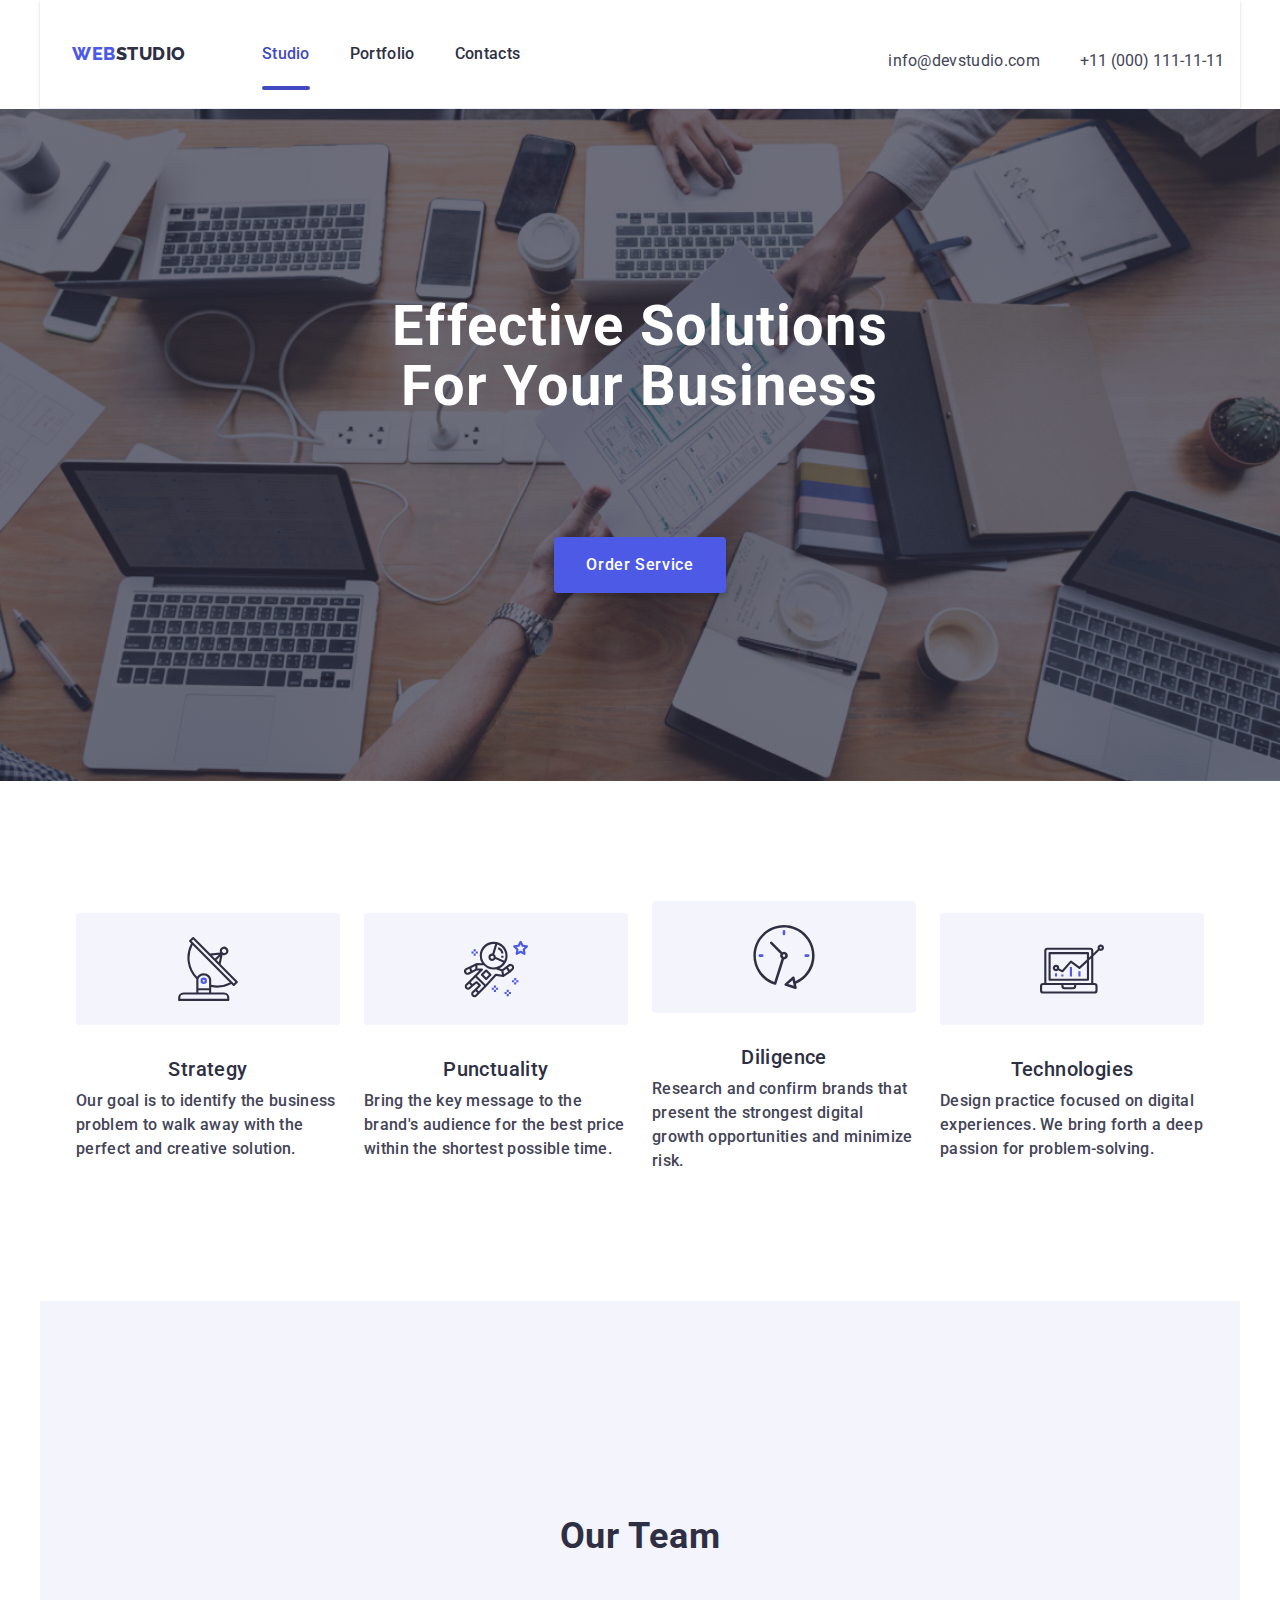
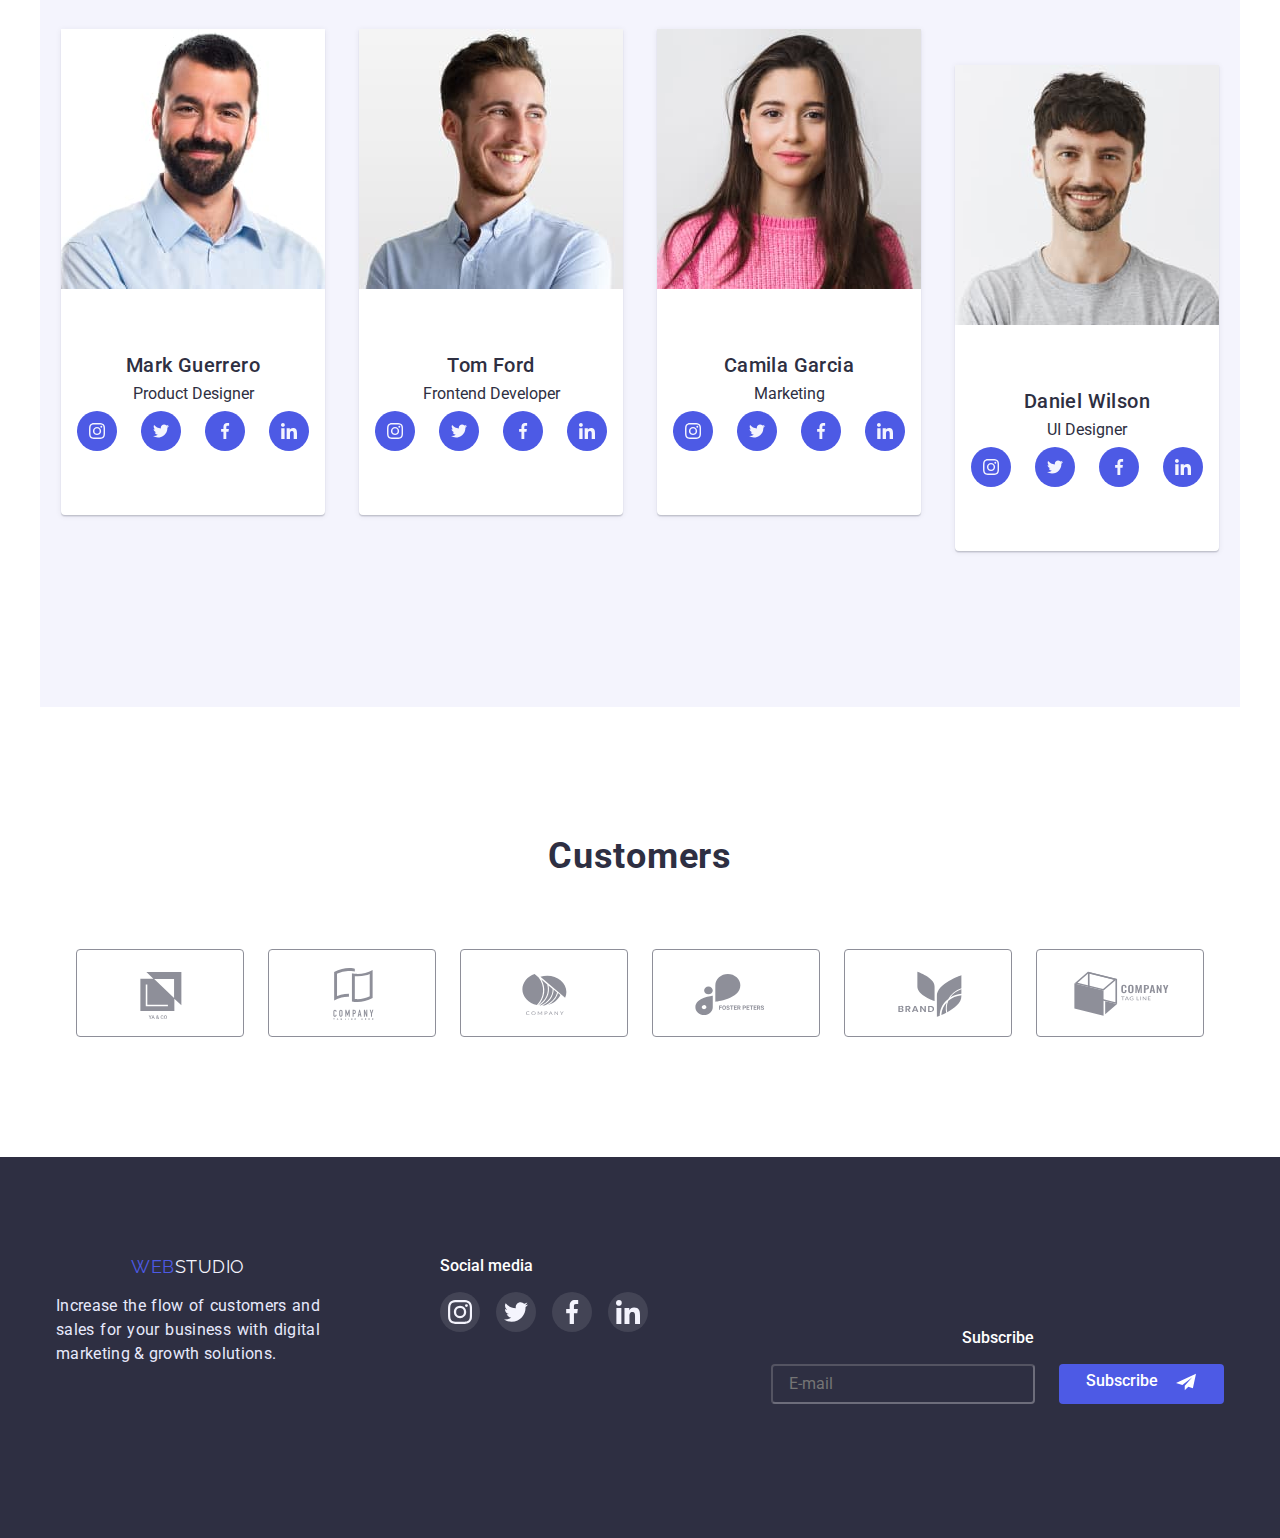
<file: index.html>
<!DOCTYPE html>
<html lang="en">
  <head>
    <meta charset="UTF-8" />
    <meta http-equiv="X-UA-Compatible" content="IE=edge" />
    <meta name="viewport" content="width=device-width, initial-scale=1.0" />
    <title>GoIt</title>
    <link
      rel="stylesheet"
      href="https://cdnjs.cloudflare.com/ajax/libs/modern-normalize/1.1.0/modern-normalize.min.css"
    />
    <link rel="preconnect" href="https://fonts.googleapis.com" />
    <link rel="preconnect" href="https://fonts.gstatic.com" crossorigin />
    <link
      href="https://fonts.googleapis.com/css2?family=Raleway:wght@800&family=Roboto:wght@400;500;700;900&display=swap"
      rel="stylesheet"
    />

    <link rel="stylesheet" href="./css/mobile.css" />
    <link rel="stylesheet" href="./css/tablet.css" />
    <link rel="stylesheet" href="./css/desctop.css" />

  </head>

  <body >
    
    <header class="header container ">
      <div class="  div-header-container">
        <nav class=" header-navigation">


           
      <div class="mob-between">
            <a class="header-logo link" href="./index.html"
              ><span class="logo-web">Web</span>Studio</a
            >
  
          <div class="svg-menu">
            <svg class="svg-burg-mob" data-modal-open xmlns="http://www.w3.org/2000/svg" width="32" height="24" viewBox="0 0 24 24"><path fill="currentColor" d="M4 18h16c.55 0 1-.45 1-1s-.45-1-1-1H4c-.55 0-1 .45-1 1s.45 1 1 1zm0-5h16c.55 0 1-.45 1-1s-.45-1-1-1H4c-.55 0-1 .45-1 1s.45 1 1 1zM3 7c0 .55.45 1 1 1h16c.55 0 1-.45 1-1s-.45-1-1-1H4c-.55 0-1 .45-1 1z"/></svg>
        </div>
        
      </div>
   

          <ul class="header-list list">
            <li class="header-item">
              <a class="header-link  carent link" href="index.html">Studio</a>
            </li>
            <li class="header-item">
              <a class="header-link link" href="portfolio.html">Portfolio</a>
            </li>
            <li class="header-item">
              <a class="header-link link" href="">Contacts</a>
            </li>
          </ul>

        <!-- mob -->

  
    <!--window-->


  <div data-modal  class="container-modall mob-menu is-hidden" >
   
  <div class="mod-cloz-but">
    
            <button class="modal-bytton ">
              <svg
                data-modal-close
                class="modal-close-icon"
                width="8"
                height="8"
              >
              <use class="use-close"
              href="./images/icon.svg#modal-x"
            ></use>
              </svg>
            </button>
  </div>
         <ul class="menu-container-list">
          <li class="menu-container-item link">
            <a class="menu-container-link" href="index.html">Studio</a>
          </li>
          <li class="menu-container-item link">
            <a class="menu-container-link" href="portfolio.html">Portfolio</a>
          </li>
          <li class="menu-container-item link">
            <a class="menu-container-link" href="">Contacts</a>
          </li>
         </ul>
     
   
        <ul class="list adress-menu">
       
          <li>
            <a class="menu-tel link" href="tel:+110001111111"
              >+11 (000) 111-11-11</a
            >
          </li>
             <li>
            <a class="menu-mail link" href="mailto:info@devstudio.com"
              >info@devstudio.com</a
            >
          </li>

        </ul>
        <ul class="social-list gap-al list">
          <li class="social-item">
            <a class="social-link link" href>
              <svg class="bord-soc-icon" width="24" height="24">
                <use href="./images/icon.svg#icon-instagram1n"></use>
              </svg>
            </a>
          </li>

          <li class="social-item">
            <a class="social-link link" href="">
              <svg class="bord-soc-icon" width="24" height="24">
                <use href="./images/icon.svg#icon-twitter2n"></use>
              </svg>
            </a>
          </li>
          <li class="social-item">
            <a class="social-link link" href="">
              <svg class="bord-soc-icon" width="24" height="24">
                <use href="./images/icon.svg#icon-facebook3n"></use>
              </svg>
            </a>
          </li>
          <li class="social-item">
            <a class="social-link link" href="">
              <svg class="bord-soc-icon" width="24" height="24">
                <use href="./images/icon.svg#icon-linkedin4n"></use>
              </svg>
            </a>
          </li>
      </ul>
  
 
        </nav>
        <!--address-->

        <address class="adress">
          <ul class="list adress-flex">
            <li>
              <a class="header-mail link" href="mailto:info@devstudio.com"
                >info@devstudio.com</a
              >
            </li>
            <li>
              <a class="header-tel link" href="tel:+110001111111"
                >+11 (000) 111-11-11</a
              >
            </li>
          </ul>
        </address>
      </div>
    </header>

    <main>
      <!--Section 1-->
      <section class="section">
        <div class="">
          <h1 class="hero">Effective Solutions For Your Business</h1>
          <button data-order-open type="button" class="button" type="button">
            Order Service
          </button>
        </div>
      </section>

      <!--Section 2 -->

      <section  class="strategy container">
        <div class="">
          <h2 class="visually-hidden">benefit</h2>
          <ul class="list sectionone">
            <li class="li-one">
              <div class="strat-fon">
                <svg width="64" height="64" class="foot-svg">
                  <use href="./images/icon.svg#icon-antenna-1"></use>
                </svg>
              </div>
              <h3 class="feature">Strategy</h3>
              <p class="feature-text">
                Our goal is to identify the business problem to walk away with
                the perfect and creative solution.
              </p>
            </li>
            <li class="li-one">
              <div class="strat-fon">
                <svg width="64" height="64" class="foot-svg">
                  <use href="./images/icon.svg#icon-astronaut-1"></use>
                </svg>
              </div>
              <h3 class="feature">Punctuality</h3>
              <p class="feature-text">
                Bring the key message to the brand's audience for the best price
                <br />
                within the shortest possible time.
              </p>
            </li>
            <li class="li-one">
              <div class="strat-fon">
                <svg width="64" height="64" class="foot-svg">
                  <use href="./images/icon.svg#icon-clock-1"></use>
                </svg>
              </div>
              <h3 class="feature">Diligence</h3>

              <p class="feature-text">
                Research and confirm brands that present the strongest digital
                growth opportunities and minimize risk.
              </p>
            </li>
            <li class="li-one">
              <div class="strat-fon">
                <svg width="64" height="64" class="foot-svg">
                  <use href="./images/icon.svg#icon-diagram-1"></use>
                </svg>
              </div>
              <h3 class="feature">Technologies</h3>
              <p class="feature-text">
                Design practice focused on digital experiences. We bring forth a
                deep passion for problem-solving.
              </p>
            </li>
          </ul>
        </div>
      </section>

      <!--Section 3-->

      <section class="doing">
        <div class="container">
          <h2 class="capital">What are we doing</h2>
          <ul class="list gap-24">
            <li class="li-fotosi">
              <img
                src="./images/front/img1.jpg"
                alt="computer"
                width="360"
                height="300"
              />
            </li>
            <li class="li-fotosi">
              <img
                src="./images/front/img2.jpg"
                alt="programs"
                width="360"
                height="300"
              />
            </li>
            <li class="li-fotosi">
              <img
                src="./images/front/img3.jpg"
                alt="phone"
                width="360"
                height="300"
              />
            </li>
          </ul>
        </div>
      </section>

      <!--Section 4-->

      <section class="team container">
        <div class="tren">
          <h2 class="capital">Our Team</h2>
          <ul class="list gap-24 our-team">
            <li class="fon-imag">
              <img
                src="./images/front/img.jpg"
                alt="Mark Guerrero"
                width="264"
                height="260"
              />
              <div class="team-div">
                <h3 class="feature">Mark Guerrero</h3>

                <p class="feature-text-product-icon">Product Designer</p>

                <ul class="social-list gap-al list">
                  <li class="social-item">
                    <a class="social-link link" href>
                      <svg class="bord-soc-icon" width="16" height="16">
                        <use href="./images/icon.svg#icon-instagram1n"></use>
                      </svg>
                    </a>
                  </li>

                  <li class="social-item">
                    <a class="social-link link" href="">
                      <svg class="bord-soc-icon" width="16" height="16">
                        <use href="./images/icon.svg#icon-twitter2n"></use>
                      </svg>
                    </a>
                  </li>
                  <li class="social-item">
                    <a class="social-link link" href="">
                      <svg class="bord-soc-icon" width="16" height="16">
                        <use href="./images/icon.svg#icon-facebook3n"></use>
                      </svg>
                    </a>
                  </li>
                  <li class="social-item">
                    <a class="social-link link" href="">
                      <svg class="bord-soc-icon" width="16" height="16">
                        <use href="./images/icon.svg#icon-linkedin4n"></use>
                      </svg>
                    </a>
                  </li>
                </ul>
              </div>
            </li>

            <li class="fon-imag">
              <img
                src="./images/front/img11.jpg"
                alt="Tom Ford"
                width="264"
                height="260"
              />
              <div class="team-div">
                <h3 class="feature">Tom Ford</h3>
                <p class="feature-text-product-icon">Frontend Developer</p>
                <ul class="social-list gap-al list">
                  <li class="social-item">
                    <a class="social-link link" href>
                      <svg class="bord-soc-icon" width="16" height="16">
                        <use href="./images/icon.svg#icon-instagram1n"></use>
                      </svg>
                    </a>
                  </li>

                  <li class="social-item">
                    <a class="social-link link" href="">
                      <svg class="bord-soc-icon" width="16" height="16">
                        <use href="./images/icon.svg#icon-twitter2n"></use>
                      </svg>
                    </a>
                  </li>
                  <li class="social-item">
                    <a class="social-link link" href="">
                      <svg class="bord-soc-icon" width="16" height="16">
                        <use href="./images/icon.svg#icon-facebook3n"></use>
                      </svg>
                    </a>
                  </li>
                  <li class="social-item">
                    <a class="social-link link" href="">
                      <svg class="bord-soc-icon" width="16" height="16">
                        <use href="./images/icon.svg#icon-linkedin4n"></use>
                      </svg>
                    </a>
                  </li>
                </ul>
              </div>
            </li>
            <li class="fon-imag">
              <img
                src="./images/front/img22.jpg"
                alt="Camila Garcia"
                width="264"
                height="260"
              />
              <div class="team-div">
                <h3 class="feature">Camila Garcia</h3>
                <p class="feature-text-product-icon">Marketing</p>
                <ul class="social-list gap-al list">
                  <li class="social-item">
                    <a class="social-link link" href>
                      <svg class="bord-soc-icon" width="16" height="16">
                        <use href="./images/icon.svg#icon-instagram1n"></use>
                      </svg>
                    </a>
                  </li>

                  <li class="social-item">
                    <a class="social-link link" href="">
                      <svg class="bord-soc-icon" width="16" height="16">
                        <use href="./images/icon.svg#icon-twitter2n"></use>
                      </svg>
                    </a>
                  </li>
                  <li class="social-item">
                    <a class="social-link link" href="">
                      <svg class="bord-soc-icon" width="16" height="16">
                        <use href="./images/icon.svg#icon-facebook3n"></use>
                      </svg>
                    </a>
                  </li>
                  <li class="social-item">
                    <a class="social-link link" href="">
                      <svg class="bord-soc-icon" width="16" height="16">
                        <use href="./images/icon.svg#icon-linkedin4n"></use>
                      </svg>
                    </a>
                  </li>
                </ul>
              </div>
            </li>

            <li class="fon-imag">
              <img
                src="./images/front/img33.jpg"
                alt="Daniel Wilson"
                width="264"
                height="260"
              />
              <div class="team-div">
                <h3 class="feature">Daniel Wilson</h3>
                <p class="feature-text-product-icon">UI Designer</p>
                <ul class="social-list gap-al list">
                  <li class="social-item">
                    <a class="social-link link" href>
                      <svg class="bord-soc-icon" width="16" height="16">
                        <use href="./images/icon.svg#icon-instagram1n"></use>
                      </svg>
                    </a>
                  </li>

                  <li class="social-item">
                    <a class="social-link link" href="">
                      <svg class="bord-soc-icon" width="16" height="16">
                        <use href="./images/icon.svg#icon-twitter2n"></use>
                      </svg>
                    </a>
                  </li>
                  <li class="social-item">
                    <a class="social-link link" href="">
                      <svg class="bord-soc-icon" width="16" height="16">
                        <use href="./images/icon.svg#icon-facebook3n"></use>
                      </svg>
                    </a>
                  </li>
                  <li class="social-item">
                    <a class="social-link link" href="">
                      <svg class="bord-soc-icon" width="16" height="16">
                        <use href="./images/icon.svg#icon-linkedin4n"></use>
                      </svg>
                    </a>
                  </li>
                </ul>
              </div>
            </li>
          </ul>
        </div>
      </section>
      <section class="container test">
        <div class="">
          <h2 class="test-h2">Customers</h2>
          <ul class="test-list list">
            <li class="test-item">
              <a href="" class="test-link link">
                <svg class="test-icon" width="104" height="56">
                  <use class="icon-ch" href="./images/logi.svg#icon-Logo"></use>
                </svg>
              </a>
            </li>
            <li class="test-item">
              <a href="" class="test-link link">
                <svg class="test-icon" width="104" height="56">
                  <use class="uses" href="./images/logi.svg#icon-Logo2"></use>
                </svg>
              </a>
            </li>
            <li class="test-item">
              <a href="" class="test-link link">
                <svg class="test-icon" width="104" height="56">
                  <use href="./images/logi.svg#icon-Logo3"></use>
                </svg>
              </a>
            </li>
            <li class="test-item">
              <a href="" class="test-link link">
                <svg class="test-icon" width="104" height="56">
                  <use href="./images/logi.svg#icon-Logo4"></use>
                </svg>
              </a>
            </li>
            <li class="test-item">
              <a href="" class="test-link link">
                <svg class="test-icon" width="104" height="56">
                  <use href="./images/logi.svg#icon-Logo5"></use>
                </svg>
              </a>
            </li>
            <li class="test-item">
              <a href="" class="test-link link">
                <svg class="test-icon" width="104" height="56">
                  <use href="./images/logi.svg#icon-logo6"></use>
                </svg>
              </a>
            </li>
          </ul>
        </div>
      </section>
    </main>
    <!--Footer-->

    <footer class="footer">
      <div class="container div-footer">
        <div class="div-logo-foter">
          <a class="footer-logo link" href="./index.html"
            ><span class="foot-web">Web</span>Studio</a
          >
          <p class="footer-text">
            Increase the flow of customers and sales for your business with
            digital marketing & growth solutions.
          </p>
        </div>
        <div class="social-div">
          <p class="foot-soc-text">Social media</p>
          <ul class="foot-ul">
            <li class="foot-li">
              <a class="foot-a" href>
                <svg class="foot-svg" width="24" height="24">
                  <use href="./images/icon.svg#icon-instagram1n"></use>
                </svg>
              </a>
            </li>

            <li class="foot-li">
              <a class="foot-a" href="">
                <svg class="foot-svg" width="24" height="24">
                  <use href="./images/icon.svg#icon-twitter2n"></use>
                </svg>
              </a>
            </li>
            <li class="foot-li">
              <a class="foot-a" href="">
                <svg class="foot-svg" width="24" height="24">
                  <use href="./images/icon.svg#icon-facebook3n"></use>
                </svg>
              </a>
            </li>
            <li class="foot-li">
              <a class="foot-a" href="">
                <svg class="foot-svg" width="24" height="24">
                  <use href="./images/icon.svg#icon-linkedin4n"></use>
                </svg>
              </a>
            </li>
          </ul>
        </div>
        <div class="div-sub">
          <p class="h2-subscribe">Subscribe</p>
          <form class="onlin-subsc">
            <input class="input-subscribe" type="text" placeholder="E-mail" />
            <label class="subscribe-label" for="Subscribe"></label>

           <div class="div-but-subscribe">
              <button type="button" class="but-subscribe">
                Subscribe
                <svg
                
                class="sub-icon"
                width="24"
                height="20"
              >
              <use class="use-subb"
              href="./images/icon.svg#subb"
            ></use>
              </svg>
              </button>
           </div>
          </form>
        </div>
      </div>
    </footer>
    <div data-order class="backdrob is-hidden">
      <div class="modal">
          <button class="modal-bytton">
            
            <svg
              data-order-close
              class="modal-close-icon"
              width="8"
              height="8"
            >
            <use class="use-close"
            href="./images/icon.svg#modal-x"
          ></use>
            </svg>
          </button>

          <p class="modal-h">Leave your contacts and we will call you back</p>
          <form>
            
              <label class="label-name">
                <span class="span-name">Name</span>
                <div class="input-wrap">
                  <input
                    type="text"
                    id="user-name"
                    name="user-name"
                    class="order-input"
                  />
                  <svg class="modal-icon"  width="12" height="12" >
                    <use
                      href="./images/icon.svg#icon-person-black-18dp-1"
                    ></use>
                  </svg>
                </div>
              </label>
              <label class="label-name" >
                <span class="span-name">Phone</span>
                <div class="input-wrap">
                  <input
                    type="tel"
                    id="user-phone"
                    name="user-phone"
                    class="order-input"
                  />
                  <svg class="modal-icon" width="13" height="13">
                    <use href="./images/icon.svg#icon-Vector"></use>
                  </svg>
                </div>
              </label>
              <label class="label-name">
                <span class="span-name">Mail</span>
                <div class="input-wrap">
                  <input type="email" name="user-mail" class="order-input" />
                  <svg class="modal-icon" width="17" height="17">
                    <use href="./images/icon.svg#icon-Vectormail"></use>
                  </svg>
                </div>
              </label>

              <div class="div-textarea">
                <label class="modal-textarea-text" for="user-comment">
                  Comment
                </label>
                <textarea
                  class="order-input-send"
                  name="modal-textarea"
                  id="user-comment"
                  placeholder="Text input"
                ></textarea>
              </div>
              <div class="check-div">
                <input
                  class="modal-check visuallyhidden"
                  type="checkbox"
                  id="privacy"
                  value="true"
                  name="user-privacy"
                />

                <label class="accept-lab" for="privacy">
                  I accept the terms and conditions of the
                  <a class="a-policy" href=""> Privacy Policy</a>
                </label>
              </div>
            
                <button class="send" type="submit">Send</button>
              
            
          </form>
        </div>
      </div>
    </div>
    <script src="./js/order.js"></script>
    <script src="./js/modal.js"></script>
  </body>
</html>
</file>
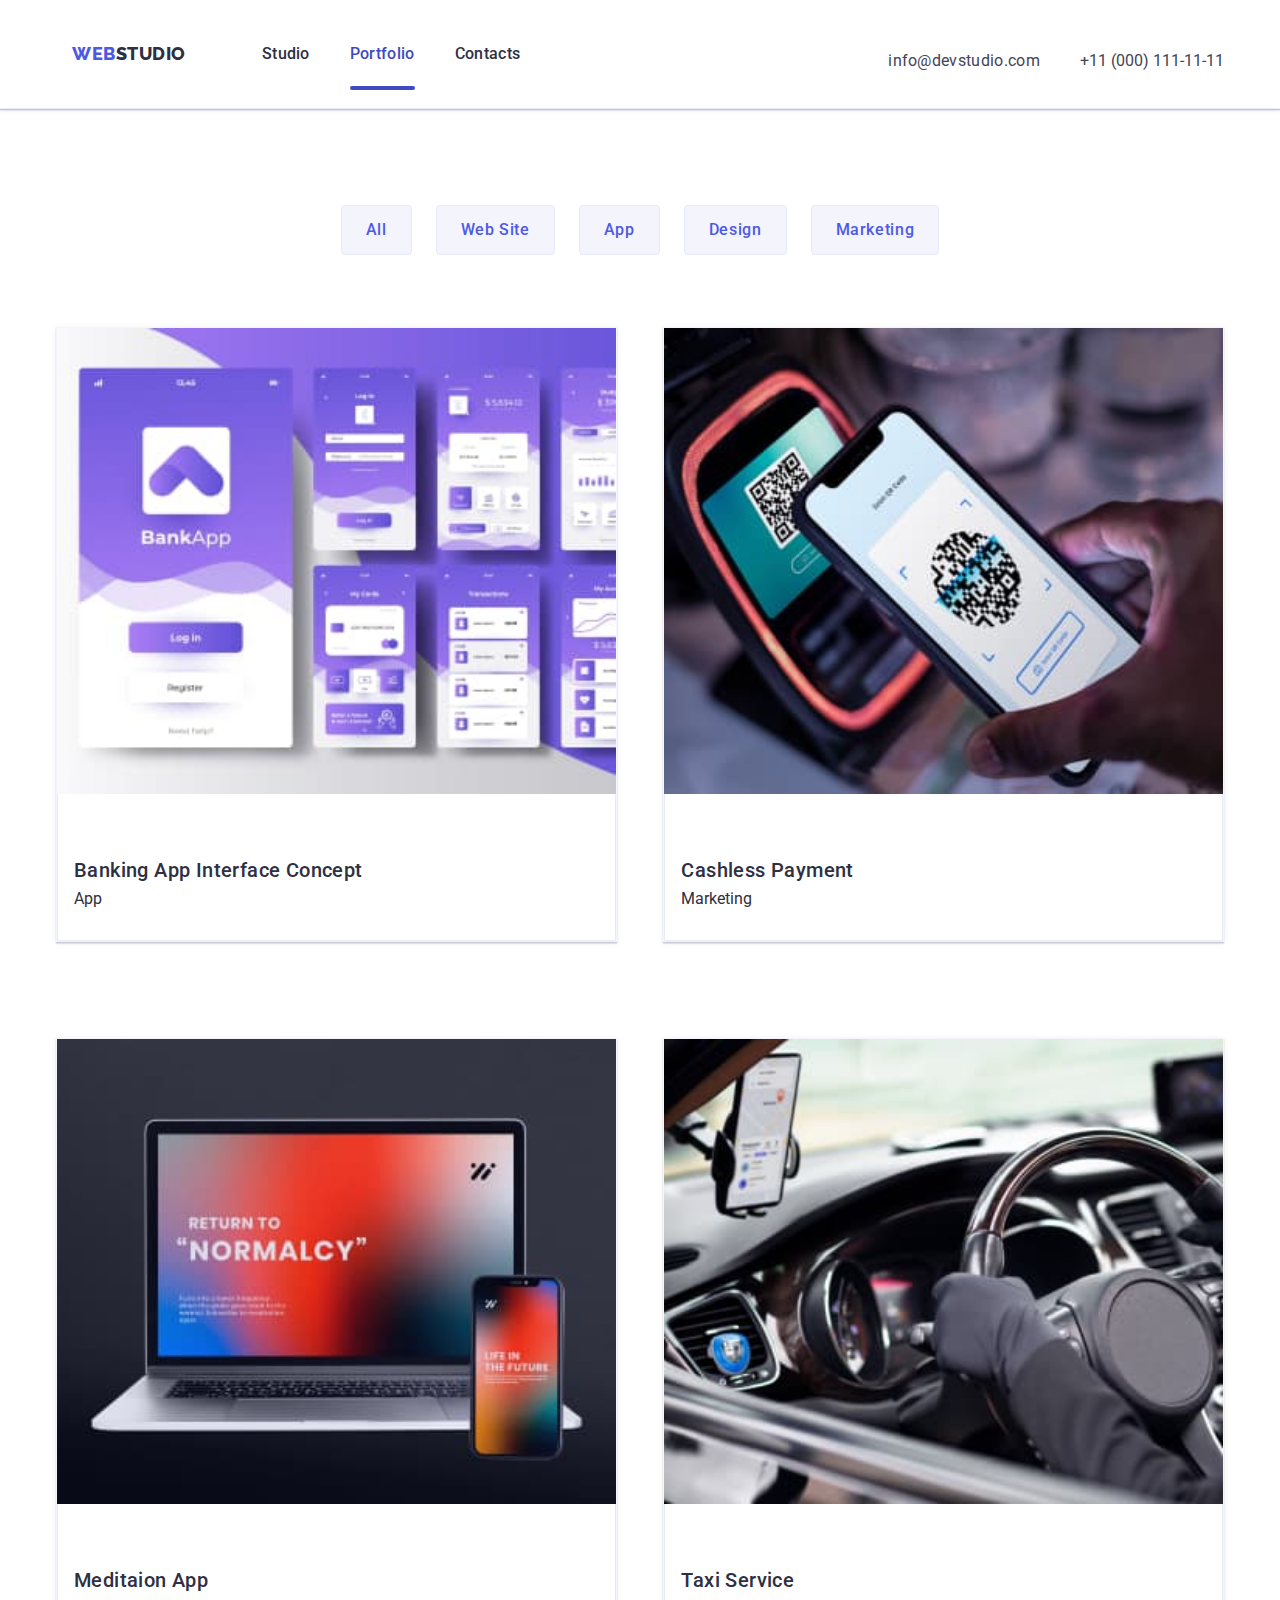
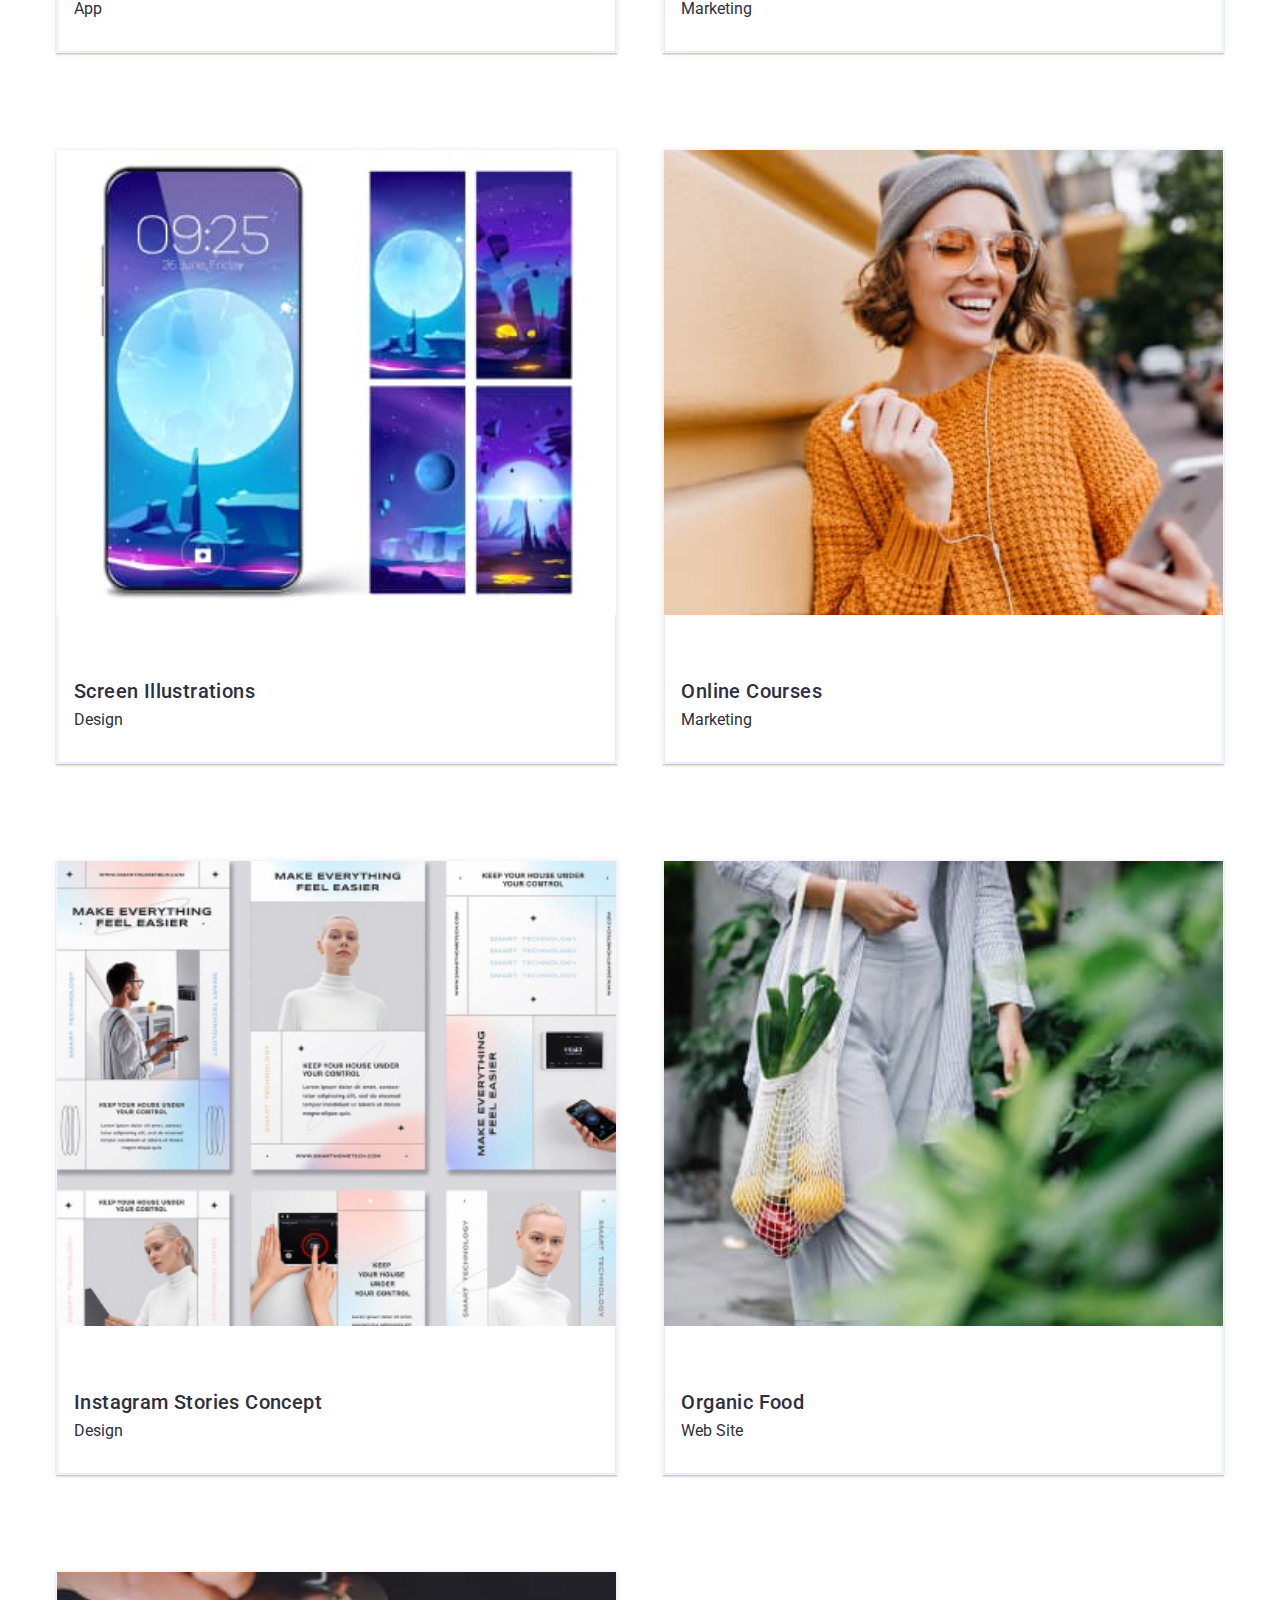
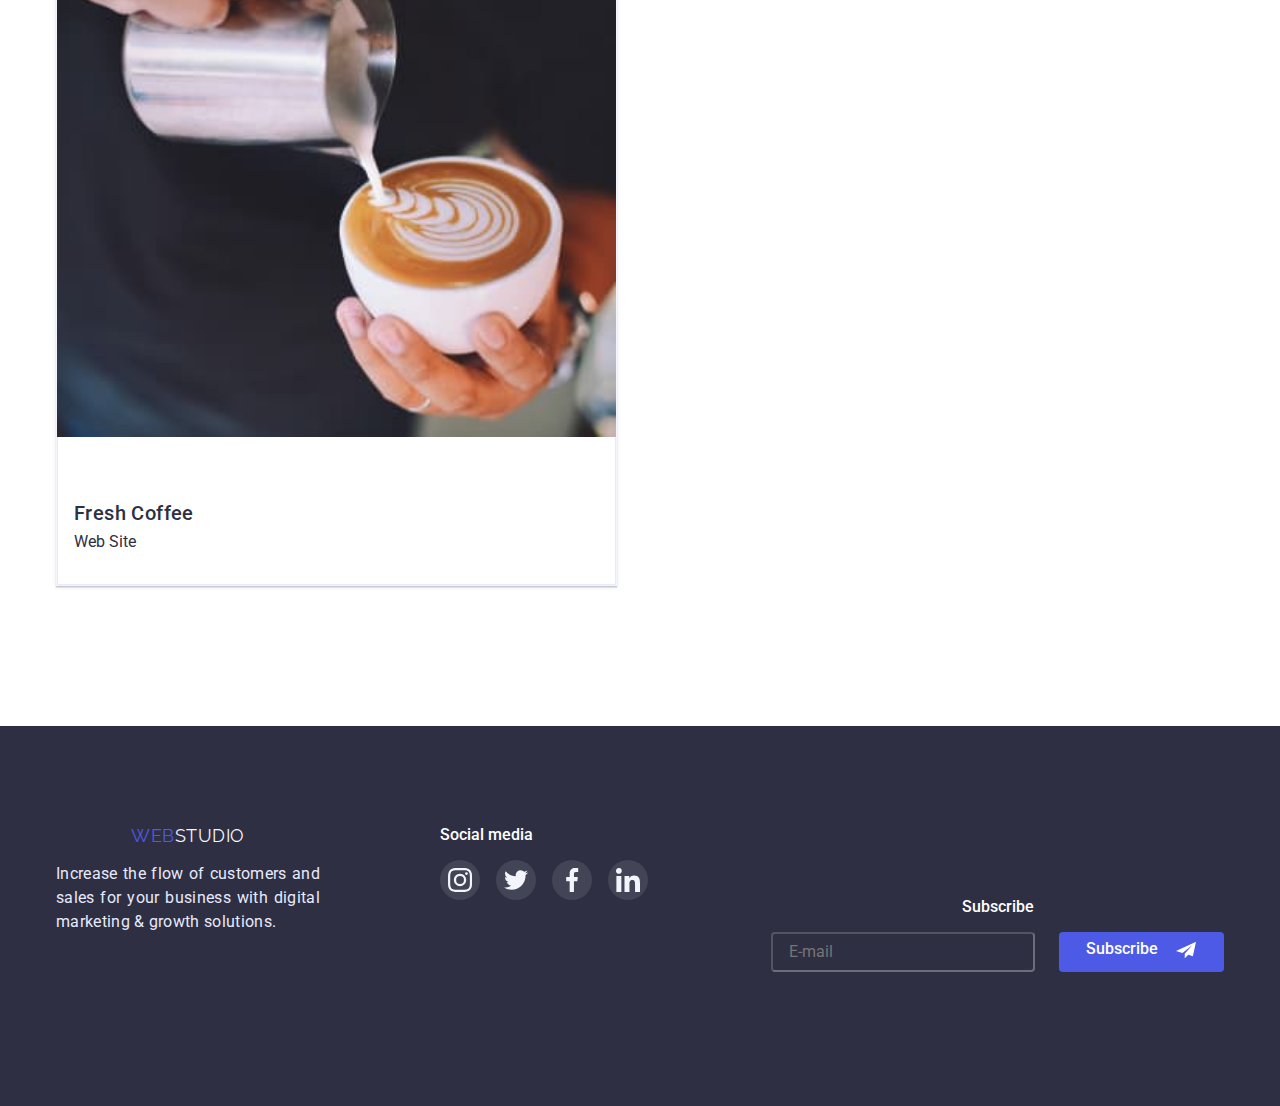
<file: portfolio.html>
<!DOCTYPE html>
<html lang="en">
  <head>
    <meta charset="UTF-8" />
    <meta http-equiv="X-UA-Compatible" content="IE=edge" />
    <meta name="viewport" content="width=device-width, initial-scale=1.0" />
    <title>GoIt</title>
    <link
      rel="stylesheet"
      href="https://cdnjs.cloudflare.com/ajax/libs/modern-normalize/1.1.0/modern-normalize.min.css"
    />
    <link rel="preconnect" href="https://fonts.googleapis.com" />
    <link rel="preconnect" href="https://fonts.gstatic.com" crossorigin />
    <link
      href="https://fonts.googleapis.com/css2?family=Raleway:wght@800&family=Roboto:wght@400;500;700;900&display=swap"
      rel="stylesheet"
    />

    <link rel="stylesheet" href="./css/mobile.css" />
    <link rel="stylesheet" href="./css/tablet.css" />
    <link rel="stylesheet" href="./css/desctop.css" />
  </head>

  <body>
    <header class="header">
      <div class="container div-header-container">
        <nav class="header-navigation">


           
          <div class="mob-between">
                <a class="header-logo link" href="./index.html"
                  ><span class="logo-web">Web</span>Studio</a
                >
      
              <div class="svg-menu">
                <svg data-modal-open xmlns="http://www.w3.org/2000/svg" width="32" height="24" viewBox="0 0 24 24"><path fill="currentColor" d="M4 18h16c.55 0 1-.45 1-1s-.45-1-1-1H4c-.55 0-1 .45-1 1s.45 1 1 1zm0-5h16c.55 0 1-.45 1-1s-.45-1-1-1H4c-.55 0-1 .45-1 1s.45 1 1 1zM3 7c0 .55.45 1 1 1h16c.55 0 1-.45 1-1s-.45-1-1-1H4c-.55 0-1 .45-1 1z"/></svg>
            </div>
            
          </div>
       
    
              <ul class="header-list list">
                <li class="header-item">
                  <a class="header-link   link" href="index.html">Studio</a>
                </li>
                <li class="header-item">
                  <a class="header-link carent link" href="portfolio.html">Portfolio</a>
                </li>
                <li class="header-item">
                  <a class="header-link link" href="">Contacts</a>
                </li>
              </ul>
    
            <!-- mob -->
    
      
        <!--window-->
    
    
        <div data-modal  class="container-modall mob-menu is-hidden" >
   
          <div class="mod-cloz-but">
            
                    <button class="modal-bytton ">
                      <svg
                        data-modal-close
                        class="modal-close-icon"
                        width="8"
                        height="8"
                      >
                      <use class="use-close"
                      href="./images/icon.svg#modal-x"
                    ></use>
                      </svg>
                    </button>
          </div>
                 <ul class="menu-container-list">
                  <li class="menu-container-item link">
                    <a class="menu-container-link" href="index.html">Studio</a>
                  </li>
                  <li class="menu-container-item link">
                    <a class="menu-container-link" href="portfolio.html">Portfolio</a>
                  </li>
                  <li class="menu-container-item link">
                    <a class="menu-container-link" href="">Contacts</a>
                  </li>
                 </ul>
             
           
                <ul class="list adress-menu">
               
                  <li>
                    <a class="menu-tel link" href="tel:+110001111111"
                      >+11 (000) 111-11-11</a
                    >
                  </li>
                     <li>
                    <a class="menu-mail link" href="mailto:info@devstudio.com"
                      >info@devstudio.com</a
                    >
                  </li>
        
                </ul>
                <ul class="social-list gap-al list">
                  <li class="social-item">
                    <a class="social-link link" href>
                      <svg class="bord-soc-icon" width="24" height="24">
                        <use href="./images/icon.svg#icon-instagram1n"></use>
                      </svg>
                    </a>
                  </li>
        
                  <li class="social-item">
                    <a class="social-link link" href="">
                      <svg class="bord-soc-icon" width="24" height="24">
                        <use href="./images/icon.svg#icon-twitter2n"></use>
                      </svg>
                    </a>
                  </li>
                  <li class="social-item">
                    <a class="social-link link" href="">
                      <svg class="bord-soc-icon" width="24" height="24">
                        <use href="./images/icon.svg#icon-facebook3n"></use>
                      </svg>
                    </a>
                  </li>
                  <li class="social-item">
                    <a class="social-link link" href="">
                      <svg class="bord-soc-icon" width="24" height="24">
                        <use href="./images/icon.svg#icon-linkedin4n"></use>
                      </svg>
                    </a>
                  </li>
              </ul>
     
            </nav>
        <!--address-->

        <address class="adress">
          <ul class="list adress-flex">
            <li>
              <a class="header-mail link" href="mailto:info@devstudio.com"
                >info@devstudio.com</a
              >
            </li>
            <li>
              <a class="header-tel link" href="tel:+110001111111"
                >+11 (000) 111-11-11</a
              >
            </li>
          </ul>
        </address>
      </div>
    </header>

    <main>
      <!--button-->

      <section class="sec-portfo">
        <div class="container">
          <h1 class="visually-hidden">portfolio</h1>

          <ul class="list spisoc ul-but-portfolio">
            <li>
              <button class="button-portfolio" type="button">All</button>
            </li>

            <li>
              <button class="button-portfolio" type="button">Web Site</button>
            </li>
            <li>
              <button class="button-portfolio" type="button">App</button>
            </li>

            <li>
              <button class="button-portfolio" type="button">Design</button>
            </li>
            <li>
              <button class="button-portfolio" type="button">Marketing</button>
            </li>
          </ul>

          <ul class="list blank">
            <li class="feature-li">
              <a href="" class="all">
                <div class="cover-war">
                  <img class="img-portf" src="./images/portfolio/sect1p1.jpg" alt="Banking App" />
                  <p class="cover-text">
                    14 Stylish and User-Friendly App Design Concepts · Task
                    Manager App · Calorie Tracker App · Exotic Fruit Ecommerce
                    App · Cloud Storage App
                  </p>
                </div>
                <div class="cardss">
                  <p class="feature-port-n feature-port feature">Banking App Interface Concept</p>
                  <p class="feature-text-port">App</p>
                </div>
              </a>
            </li>
            <li class="feature-li">
              <a href="" class="all">
                <div class="cover-war">
                  <img
                  class="img-portf"
                    src="./images/portfolio/sect1p2.jpg"
                    alt="Cashless Payment"
                  />
                  <p class="cover-text">
                    14 Stylish and User-Friendly App Design Concepts · Task
                    Manager App · Calorie Tracker App · Exotic Fruit Ecommerce
                    App · Cloud Storage App
                  </p>
                </div>
                <div class="cardss">
                  <h2 class="feature-port-n feature-port feature">Cashless Payment</h2>
                  <p class="feature-text-port">Marketing</p>
                </div>
              </a>
            </li>

            <li class="feature-li">
              <a href="" class="all">
                <div class="cover-war">
                  <img
                  class="img-portf"
                    src="./images/portfolio/sect1p3.jpg"
                    alt="Meditaion App"
                  />
                  <p class="cover-text">
                    14 Stylish and User-Friendly App Design Concepts · Task
                    Manager App · Calorie Tracker App · Exotic Fruit Ecommerce
                    App · Cloud Storage App
                  </p>
                </div>
                <div class="cardss">
                  <h2 class="feature-port-n feature-port feature">Meditaion App</h2>
                  <p class="feature-text-port">App</p>
                </div>
              </a>
            </li>

            <li class="feature-li">
              <a href="" class="all">
                <div class="cover-war">
                  <img 
                  class="img-portf" src="./images/portfolio/sect2p1.jpg" alt="" />
                  <p class="cover-text">
                    14 Stylish and User-Friendly App Design Concepts · Task
                    Manager App · Calorie Tracker App · Exotic Fruit Ecommerce
                    App · Cloud Storage App
                  </p>
                </div>
                <div class="cardss">
                  <h2 class="feature-port-n feature-port feature">Taxi Service</h2>
                  <p class="feature-text-port">Marketing</p>
                </div>
              </a>
            </li>
            <li class="feature-li">
              <a href="" class="all">
                <div class="cover-war">
                  <img
                  class="img-portf"
                   src="./images/portfolio/sect2p2.jpg" alt="" />
                  <p class="cover-text">
                    14 Stylish and User-Friendly App Design Concepts · Task
                    Manager App · Calorie Tracker App · Exotic Fruit Ecommerce
                    App · Cloud Storage App
                  </p>
                </div>
                <div class="cardss">
                  <h2 class="feature-port-n feature-port feature">Screen Illustrations</h2>
                  <p class="feature-text-port">Design</p>
                </div>
              </a>
            </li>
            <li class="feature-li">
              <a href="" class="all">
                <div class="cover-war">
                  <img
                  class="img-portf"
                   src="./images/portfolio/sect2p3.jpg" alt="" />
                  <p class="cover-text">
                    14 Stylish and User-Friendly App Design Concepts · Task
                    Manager App · Calorie Tracker App · Exotic Fruit Ecommerce
                    App · Cloud Storage App
                  </p>
                </div>
                <div class="cardss">
                  <h2 class="feature-port-n feature-port feature">Online Courses</h2>
                  <p class="feature-text-port">Marketing</p>
                </div>
              </a>
            </li>

            <li class="feature-li">
              <a href="" class="all">
                <div class="cover-war">
                  <img class="img-portf"
                   src="./images/portfolio/sect3p1.jpg" alt="" />
                  <p class="cover-text">
                    14 Stylish and User-Friendly App Design Concepts · Task
                    Manager App · Calorie Tracker App · Exotic Fruit Ecommerce
                    App · Cloud Storage App
                  </p>
                </div>
                <div class="cardss">
                  <h2 class="feature-port-n feature-port feature">Instagram Stories Concept</h2>
                  <p class="feature-text-port">Design</p>
                </div>
              </a>
            </li>
            <li class="feature-li">
              <a href="" class="all">
                <div class="cover-war">
                  <img 
                  class="img-portf"
                   src="./images/portfolio/sect3p2.jpg" alt="" />
                  <p class="cover-text">
                    14 Stylish and User-Friendly App Design Concepts · Task
                    Manager App · Calorie Tracker App · Exotic Fruit Ecommerce
                    App · Cloud Storage App
                  </p>
                </div>
                <div class="cardss">
                  <h2 class="feature-port-n feature-port feature">Organic Food</h2>
                  <p class="feature-text-port">Web Site</p>
                </div>
              </a>
            </li>
            <li class="feature-li">
              <a href="" class="all">
                <div class="cover-war">
                  <img 
                  class="img-portf"
                   src="./images/portfolio/sect3p3.jpg" alt="" />
                  <p class="cover-text">
                    14 Stylish and User-Friendly App Design Concepts · Task
                    Manager App · Calorie Tracker App · Exotic Fruit Ecommerce
                    App · Cloud Storage App
                  </p>
                </div>
                <div class="cardss">
                  <h2 class="feature-port-n feature-port feature">Fresh Coffee</h2>
                  <p class="feature-text-port">Web Site</p>
                </div>
              </a>
            </li>
          </ul>
        </div>
      </section>
    </main>
    <footer class="footer">
      <div class="container div-footer">
        <div class="div-logo-foter">
          <a class="footer-logo link" href="./index.html"
            ><span class="foot-web">Web</span>Studio</a
          >
          <p class="footer-text">
            Increase the flow of customers and sales for your business with
            digital marketing & growth solutions.
          </p>
        </div>
        <div class="social-div">
          <p class="foot-soc-text">Social media</p>
          <ul class="foot-ul">
            <li class="foot-li">
              <a class="foot-a" href>
                <svg class="foot-svg" width="24" height="24">
                  <use href="./images/icon.svg#icon-instagram1n"></use>
                </svg>
              </a>
            </li>

            <li class="foot-li">
              <a class="foot-a" href="">
                <svg class="foot-svg" width="24" height="24">
                  <use href="./images/icon.svg#icon-twitter2n"></use>
                </svg>
              </a>
            </li>
            <li class="foot-li">
              <a class="foot-a" href="">
                <svg class="foot-svg" width="24" height="24">
                  <use href="./images/icon.svg#icon-facebook3n"></use>
                </svg>
              </a>
            </li>
            <li class="foot-li">
              <a class="foot-a" href="">
                <svg class="foot-svg" width="24" height="24">
                  <use href="./images/icon.svg#icon-linkedin4n"></use>
                </svg>
              </a>
            </li>
          </ul>
        </div>
        <div class="div-sub">
          <p class="h2-subscribe">Subscribe</p>
          <form class="onlin-subsc">
            <input class="input-subscribe" type="text" placeholder="E-mail" />
            <label class="subscribe-label" for="Subscribe"></label>

           <div class="div-but-subscribe">
              <button type="button" class="but-subscribe">
                Subscribe
                <svg
                
                class="sub-icon"
                width="24"
                height="20"
              >
              <use class="use-subb"
              href="./images/icon.svg#subb"
            ></use>
              </svg>
              </button>
           </div>
          </form>
        </div>
      </div>
    </footer>
    <script src="./js/modal.js"></script>
  </body>
</html>
</file>
<file: css/mobile.css>
:root {
    --primary-text-color: #2E2F42;
    --background-color: #FFFFFF;
    --primary-bg-color: #FFFFFF;
    --l-gra: linear-gradient(rgba(46, 47, 66, 0.7)); 
}

/*---------fonts------*/

body {
    font-family: 'Roboto', sans-serif;
    font-size: 16px;
    color: var(--primary-text-color);
    background-color: var(--primary-bg-color);
    
    
}


.container {
    min-width: 320px;
    max-width: 428px;
    padding-left: 16px;
    padding-right: 16px;
    margin-left: auto;
    margin-right: auto;
    
  }
  .container-modall{
    min-width: 320px;
    max-width: 428px;
    padding-left: 16px;
    padding-right: 16px;
    margin-left: auto;
    margin-right: auto;
    outline: 2px solid #404BBF;
  }
/*---------text no point-----*/
.link {
    text-decoration: none; 
    display: block;
 }

 /*---------container -----*/
 

/*-----------header------------*/
.header-navigation{
    display: flex;
    justify-content: space-between;
}
 .header {
    background-color: #FFFFFF;
    border-bottom: 1px solid #E7E9FC;
    box-shadow: 0px 2px 1px rgba(46, 47, 66, 0.08), 0px 1px 1px rgba(46, 47, 66, 0.16), 0px 1px 6px rgba(46, 47, 66, 0.08);
    
    
}
.header-logo {
    
    font-family: 'Raleway', sans-serif;
    font-weight: 800;
    font-size: 18px;
    line-height: 1.33; 
    letter-spacing: 0.03em;
    text-transform: uppercase;
    color: #2E2F42;
    padding-bottom: 25px;
    padding-top: 25px;
    }

.logo-web {
    color: #4D5AE5; 
    font-family: 'Raleway';
 font-weight: 800;
 font-size: 18px;
 line-height: 1.33;
 letter-spacing: 0.03em;
 text-transform: uppercase;
 margin-left: 16px;

 }   

.svg-menu{
    padding-right: 16px;
    padding-top: 25px;
    padding-bottom: 25px;
}
 
 .div-header-container {
    display: flex;
    justify-content: space-between;
 }


        .header-list {
            display: none;
          }
             
          .header-item {
             display: none;
          }
          
             .adress {
                 display: none;
              }  
    

    
    /*   menu   */


    .but-menu{
    padding: 16px 32px;
    }
  
    .mob-menu {
        width: 100%;
        height: 100%;
        position: fixed;
        z-index: 1;
        top: 0;
        background-color:  #FFFFFF;;
        padding-top: 48px;
        padding-bottom: 48px;
    }
 .container-mob {
        height: 100%;
        display: flex;
        flex-direction: column;
        justify-content: space-between;
    }
    .menu-close {
        display: block;
        margin-left: auto;
        margin-bottom: 16px;
        margin-top: 40px;
    }
    
    .menu-container-item:not(:last-child) {
        margin-bottom: 40px;
       
    }
   
    .menu-container-link {
 font-weight: 700;
font-size: 36px;
line-height: 40px;
/* identical to box height, or 111% */
letter-spacing: 0.02em;
text-transform: capitalize;
text-decoration: none;
color: #2E2F42;
    }

   

.menu-container-list{
    margin-top: 24px;
}
.menu-mail {
font-weight: 500;
font-size: 20px;
line-height: 24px;
/* identical to box height, or 120% */
letter-spacing: 0.02em;
color: #434455;
display: flex;

    }

    .open-menu {
        padding: 15px 30px;
    }

    .flexx {
        display: flex;
        justify-content:space-between;
        }

        .open-menu {
    
        margin-left: 0 auto;
        }
        
    .menu-tel {
        padding: 0px auto;
font-weight: 600;
font-size: 29px;
line-height: 40px;
/* identical to box height, or 111% */
text-transform: capitalize;
color: #4D5AE5;
margin-bottom: 40px;
    }

    /* mob mrnu */
    .is-hidden {
        opacity: 0;
        visibility: hidden;
        pointer-events: none;
    }
    .button-menu {
        background-image: url(../images/mob-menu/mobmenu.svg);
    }

    .menu-close {
        padding: 16px 32px;
    }
/*------section 1------hero-----------*/

.section {
    max-width: 428px;
    margin-left: auto;
    margin-right: auto;
    flex-grow: 1;
     padding: 112px 0;
     text-align: center;
     background-image:linear-gradient(rgba(46, 47, 66, 0.7),
     rgba(46, 47, 66, 0.7)),
      url(../images/front/homemobole.jpg);
     background-repeat: no-repeat;
     background-position: center;
     background-size: cover;
}  




.hero {
    font-size: 36px;
    line-height: 1.07;
    letter-spacing: 0.02em;
    font-weight: 700;
    line-height: 1.07;
    align-items: center;
    letter-spacing: 0.02em;
    color: #FFFFFF;
    width: 318px;
    margin-left: auto;
    margin-right: auto;
    color: #FFFFFF;
    
    }

      
 /* ----  button order -- */ 

 .button {
    cursor: pointer;
    font-size: 16px;
    line-height: 1.5;
    letter-spacing: 0.04em;
    color: #FFFFFF;
    font-weight: 500;
    text-align: center;
    background-repeat: no-repeat;
    background-position: center;
    box-shadow: 0px 4px 4px rgba(0, 0, 0, 0.15);
    border-radius: 4px;
    font-family: inherit;
background: #4D5AE5;
font-family: 'Roboto';
font-size: 16px;
line-height: 1.5;
border: none;
border-radius: 4px;
padding: 16px 32px;
margin-bottom: 112px;
margin-top: 72px;
}    


    /* ----  section strategi -- */ 
    
    .visually-hidden {
        position: absolute;
        white-space: nowrap;
        width: 1px;
        height: 1px;
        overflow: hidden;
        border: 0;
        padding: 0;
        clip: rect(0 0 0 0);
        clip-path: inset(50%);
        margin: -1px;
    }

    .list {
        display: block;
        list-style: none;
        justify-content: center;
        text-align: center;
        align-items: center;
    }
   
    .strat-fon {
        display: none;
        
    }
   
    .feature-text {
        text-align: left;
      
       
    }
 
    .feature { 
        font-size: 20px;
        line-height: 1.2;
        letter-spacing: 0.02em;
        color: #2E2F42;
        font-weight: 500;
        margin-bottom: 8px;
        align-items: center;
        margin-top: 72px;
        text-align: center;
        margin-top: 32px;
        
        }

        .feature-text {
        font-size: 16px;
        line-height: 1.5;
        letter-spacing: 0.02em;
        color: #434455  ;
        align-content: center;
       
        }

       /* --section 3--- doing --- */

        .doing {
            display: none;
        }

        /* section 4 Team */ 
        .team {
            background-color: #F4F4FD;
            
        }

        .capital {
            font-size: 36px;
            line-height: 1.11;
            letter-spacing: 0.02em;
            text-align: center;
            padding-top: 96px;
            padding-bottom: 72px;
            
        }

        .fon-imag {
            widows: 32px;
            background-color: #FFFFFF
            ;
            box-shadow: 0px 1px 6px rgba(46, 47, 66, 0.08), 0px 1px 1px rgba(46, 47, 66, 0.16), 0px 2px 1px rgba(46, 47, 66, 0.08);
            border-radius: 0px 0px 4px 4px;
       
            
        }
        .fon-imag:not(:last-child) {
            margin-bottom: 72px; }


        .team-div {
       
        text-align: center;
                    }

   .our-team {
   padding-bottom: 128px;
   }   
   
   .fon-imag {
    width: 264px;
   }
                
/*

     
        /*  ----- OUR TEAM ---
        */
        .social-list {
        display: flex;
        justify-content: center;
        gap: 36px;
        }
        .gap-al {
            text-align: center;
            gap: 24px;
            margin: 0px auto;
           
           justify-content: center;
           padding-bottom: 32px;
           padding-left: 0;
        }
       
        .social-item {
            width: 40px;
            height: 40px;
            
        }

        .social-link {
            width: 100%;
            height: 100%;
            border-radius: 50%;
            display: flex;
            justify-content: center;
            align-items: center;
            border-radius: 50%;
            background-color: #4D5AE5;
            text-align: center;
        }
        .social-link:is(:hover, :focus) {
            background-color: #404BBF;
        }
    
        .bord-soc-icon {
            fill: chartreuse;
            text-align: center;   
        }


        /* ------- section 5 customers ----*/

        .test {
            padding-top: 96px;
            padding-bottom: 96px;
           
        }
      
        .test-h2 {
        justify-content: center;
        display: flex;
        margin-bottom: 72px;
        font-family: 'Roboto';
        font-style: normal;
        font-size: 36px;
        line-height: 1.11;
        letter-spacing: 0.02em;
        }
        .test-list {
            display: flex;
            flex-wrap: wrap;
            gap: 24px;
            padding: 0;
        }
      
        .test-item {
            width: 168px;
            height: 88px;
        }
        .test-link {
            width: 100%;
            height: 100%;
            border: 1px solid #8E8F99;
            border-radius: 4px;
            display: flex;
            align-items: center;
            justify-content: center;
            color: #8E8F99;
        }
        
        .test-link:hover,
        .test-link:focus {
            border-color: #404BBF;
            color: #404BBF;

    }
     
        .test-icon {
            fill: currentColor ;
        }
        /* --- footer ---- */
        .footer {
            background-color: #2E2F42;   
        }  
        .div-footer {
            display: block;
        }
        .footer-logo {
            padding-top: 0px;
            padding-bottom: 0;
            font-family: 'Raleway', sans-serif;
            font-size: 18px;
            line-height: 1.16;
            letter-spacing: 0.03em;
            color: #F4F4FD;
            text-transform: uppercase;
        }
    .foot-web {
            color: #4D5AE5;
        }
        .footer-text {
            font-size: 16px;
            line-height: 1.5;
            letter-spacing: 0.02em;
            color: #E7E9FC;
            margin-top: 16px;
            width: 264px;   
            justify-content: center;
            align-items: center; 
            text-align: justify;     
 }
        .foot-t {
            text-align: center;
            padding-top: 96px;
            padding-bottom: 72px;
           
            
        }
        .social-div {
          text-align: center;
          padding-bottom: 72px;
        }
        .foot-soc-text {
            justify-content: center;
            align-items: center;
            color: #FFFFFF;
        }
        .foot-ul {
            display: flex;
            gap: 16px;
            margin-top: 16px;
            list-style: none;
            text-align: center;
            justify-content: center;
            padding: 0;
        }
        .foot-li {
            width: 40px;
            height: 40px;
            justify-content: center; 
        }
        .foot-a {
            width: 100%;
            height: 100%;
            border-radius: 50%;
            display: flex;
            justify-content: center;
            align-items: center;
            border-radius: 50%;
            background-color:rgba(255, 255, 255, 0.1);
        }
        
.footer-text {
    text-align: center;
    display: block;
    list-style: none;
    margin-left: 65px;
}

/*     mail input   */

.input {
    background-color: #2E2F42;
    color: rgba(255, 255, 255, 0.3)
    ;
    border-color: rgba(255, 255, 255, 0.3)
    ;
    border-radius: 4px;
    width: 356px;
    height: 40px;
    padding-left: 15px;
}
.but-sub {
   
    margin-top: 16px;
    margin-bottom: 96px;
}

.flexx{
    margin-top: 24px;
    margin-bottom: 24px;
    display: flex;  
}

/*    subscribe    */ 
.subscribe-div{
   
    text-align: center;
}

.button-subscribe {
    cursor: pointer;
    font-size: 16px;
    line-height: 1.5;
    letter-spacing: 0.04em;
    color: #FFFFFF;
    font-weight: 500;
    text-align: center;
    background-repeat: no-repeat;
    background-position: center;
    box-shadow: 0px 4px 4px rgba(0, 0, 0, 0.15);
    border-radius: 4px;
}    

.button-subscribe {
font-family: inherit;
background: #4D5AE5;
font-family: 'Roboto';
font-size: 16px;
line-height: 1.5;
border: none;
border-radius: 4px;
padding: 16px 32px;
margin-bottom: 112px;
margin-top: 72px;
}
        /* ----- mobal backdrop + owerflow y scrol -*/

        .backdrob {
            
            position: fixed;
            top: 0;
            width: 100%;
            height: 100%;
            background-color: rgba(46, 47, 66, 0.4);
        }
    
        .modal {
            border-radius: 4px;
display: block;
            width: 392px;
            
            padding: 16px;
            margin: 96px 18px  96px 18px;
            background-color: #FCFCFC;
            border: 5px;
            position: absolute;
            top: 40%;
            left: 45%;
            transform: translate(-50%, -50%);
            overflow-y: scroll;
        }
        .backdrob.is-hidden{
            opacity: 0;
            visibility: hidden;
            pointer-events: none;
        }
        .modal-button {
            width: 24px;
            height: 24px;
            border: 1px solid rgba(0, 0, 0, 0.1);
            background-color: #2f3ec4;
            border-radius: 50%;
            display: flex;
            justify-content: center;
            align-items: center;
            margin-left: auto;
            padding: 0;
        } 


        /* modal order  */

        .modal-h{
            font-family: Roboto; 
            font-style: Medium;
            font-size: 16px;
            line-height: 128%;
            text-align: center;
            
            padding-bottom: 16px;
        }

        .modal-box{
            padding-left: 15px;
            padding-right: 15px;
            padding-top: 72px;
        }
     .modal-box:not(:last-child) { margin-bottom: 40px; }
      
     .order-input {
        padding-left: 50px;
    height: 40px;
    width: 100%;
    border-color: rgba(33, 33, 33, 0.2);
    border-radius: 4px;
    color: #FCFCFC;
     }

    .modal-icon{
        position: absolute;
        left: 3px;
        bottom: 12px;
      
    } 
    .input-wrap{
        position: relative;
    }

    .modal-textarea-text{
        color: #8E8F99;
    }
     .order-input-send {
box-sizing: border-box;
width: 360px;
height: 120px;
left: 0px;
top: 218px;
border: 1px solid rgba(33, 33, 33, 0.2);
padding-top: 8px;
    padding-left: 16px;
    margin-top: 4px;
    border-radius: 4px;
    resize: none;
 
     }
     .order-input-send::placeholder {}

     .send {
margin: 0px auto;
padding-right: 111px; 
display: block;
font-family: inherit;
background: #4D5AE5;
font-family: 'Roboto';
font-size: 16px;
line-height: 1.5;
border: none;
border-radius: 4px;
padding: 16px 32px;
margin-bottom: 112px;
margin-top: 72px;
width: 169px;
height: 56px;
left: 129px;
top: 602px;

     }

     .label-name{
        margin-bottom: 5px;
        display: block;
     }

     .span-name{

        color: #8E8F99;
        margin-top: 4px;
        font-size: 12px;
        font-family: Roboto;
        line-height: 114%;
     }
     /*   PORTFOLIO  */

     /* buttons */

    .but-portfolio {
        display: flex;
        gap: 24px;
    }
    .button-portfolio{
        cursor: pointer;
        font-size: 16px;
        line-height: 1.5;
        letter-spacing: 0.04em;
        color: #FFFFFF;
        font-weight: 500;
        text-align: center;
        background-repeat: no-repeat;
        background-position: center;
        box-shadow: 0px 4px 4px rgba(0, 0, 0, 0.15);
        border-radius: 4px;
    }    
    
    .button-portfolio {
    font-family: inherit;
    background: #4D5AE5;
    font-family: 'Roboto';
    font-size: 16px;
    line-height: 1.5;
    border: none;
    border-radius: 4px;
    padding: 16px 32px;
    margin-bottom: 112px;
    margin-top: 72px;
    }

    /*   spisok  */

  
    .blank:not(:last-child) { margin-bottom: 48px; }

    .feature-li {
        box-sizing: border-box;
        border: 0.5px solid #F4F4FD;
        box-shadow: 0px 1px 6px rgba(46, 47, 66, 0.08), 0px 1px 1px rgba(46, 47, 66, 0.16), 0px 2px 1px rgba(46, 47, 66, 0.08);
    }

    .cover-text {
        display: none;
    }
    
    .feature {
        text-decoration: none;
    }
   
    .header-list{
        display: none;
    }

    .modal-bytton{
      
        top: 24px;
        right: 24px;
        background-color: #E7E9FC;
        border: 1px solid rgba(0, 0, 0, 0.1);
        width: 24px;
        height: 24px;
        border-radius: 50%;
        justify-content: center;
        align-items: center;
        display: flex;
        padding: 0;
        margin: 8px;
      
      }
      .modal-bytton:hover,
     .modal-bytton:focus{
        background-color: #404BBF;
        color: #FFFFFF;
      }
.mod-cloz-but{
    display: flex;
    flex-direction: row-reverse;
      }

      .subscribe-p{
        size: 16px;
        color: #FFFFFF;
        
      }


      /* checkbox */
.accept-lab{
      color: #757575;
    font-size: 12px;
    display: flex;
    gap: 8px;
}

 /*  new */
 .order-input{
    padding-left: 50px;
      height: 25px;
    width: 100%;
   border-color:  rgba(33, 33, 33, 0.2);
    border-radius: 4px;
    color: #FCFCFC;
  
    transition-duration: 300ms;
    transition-timing-function: linear;
    
  }
  
  .order-input:focus{
      border-color: #4D5AE5;
  }
  .order-input:focus+.modal-icon{fill: #4D5AE5;}
  
  .order-input-send {
    background-color: #FCFCFC;
    padding-top: 8px;
    padding-left: 16px;
    resize: none;
    margin-top: 4px;
    width: 360px;
   height: 120px;
    width: 100%;
    border-color: rgba(33, 33, 33, 0.2);
    border-radius: 4px;
  }
  
  .modal-icon{
    position: absolute; 
   transition-duration: 300ms;
   transition-timing-function: linear;
    width: 13px; 
    height: 13px;
    margin-top: 13px;
    margin-left: 16px;
 
  }
  .label-name{
      margin-bottom: 8px;
      display: block;
      transition-duration: 300ms;
      transition-timing-function: linear;
  }
  .span-name{
      
      color: #8E8F99;
      margin-top: 4px;
      font-size: 12px;
      font-family: Roboto;
      line-height: 114%;  
  }
  
  .visuallyhidden {
      border: 0;
      clip: rect(0 0 0 0);
      clip-path: inset(50%);
      height: 1px;
      margin: -1px;
      overflow: hidden;
      padding: 0;
      position: absolute;
      width: 1px;
      white-space: nowrap; /* 1 */
  }
  
  .accept-lab{
   color: #757575 ;
   font-size: 12px;
   display: flex;
   gap: 8px;
   
  }
  .accepy-span {
      margin-left: 8px;
      border-radius: 0px
      var(--background-color);
  }
  .accept-lab::before{
      content: '';
      width: 16px;
      height: 16px;
      border-radius: 2px;
      border: 1px solid 
      #2E2F42;
      display: block; 
  }
  
  .modal-check:checked + .accept-lab::before{
      background-color: #4D5AE5;
      border: none ;
      background-image: url(../Vector.svg);
      background-repeat: no-repeat;
      background-position: center;
  }
  
  .modal-h{
    margin-top: 72px;
    
    font-size: 16px;
    line-height: 1.5;
    text-align: center;
    margin-bottom: 16px;
  }
  .a-policy {
      color: #4D5AE5
      ;
  }
  .send {
      font-family: inherit;
      background: #4D5AE5;
      font-family: 'Roboto';
      font-size: 16px;
      line-height: 1.5;
      min-width: 169px;
      border: none;
      border-radius: 4px;
      padding: 16px 32px;
      color: #FFFFFF;
      box-shadow: 0 4px 4px rgba(0, 0, 0, 0.15);
      margin-top: 24px;
      cursor: pointer;
      font-weight: 500;
     
  }
  
  .div-but-send {
      text-align: center;
  }
  
  .input-wrap {
      margin-top: 4px;
      
      
  }
  
  .modal-textarea-text {
      font-size: 12px;
      color: #8e9991
      ;
  }
  
  .order-input-send{
      font-size: 12px;
  }
 
  .order-input {
      height: 40px;
  
  }
  .div-textarea {
      margin-bottom: 16px;
  }
  
  /* Subscribe */
  .div-sub{
      margin-left: auto;
  }
  .h2-subscribe {
      color: #FFFFFF;
  
      font-size: 16px;
     
      margin-bottom: 16px;
  }  
  .onlin-subsc {
      display: flex;
  }
  .input-subscribe {
      width: 264px;
      height: 40px;
      color: rgba(255, 255, 255, 0.3);
      background-color: #2E2F42;
      border-radius: 4px ;
      border-color: rgba(255, 255, 255, 0.3) ;
      padding-left: 16px;
      
  }
  .but-subscribe{
      cursor: pointer;
      background-color: #4D5AE5;
      width: 165px;
      height: 40px;
      padding: 8px 24px;
      margin-left: 24px;
      border-radius: 4px;
      display: flex;
      gap: 16px;
      color: #FFFFFF;
      border: none;
      font-style: Button Text;
      font-style: Regular;
      font-weight: 500;
  }
  
  .svg-subscribe{
      position: absolute;
     
  }
  
  .use-svg-modal{
      width: 12px;
      height: 12px;
  }

  

  /* portfolio button   */
  .ul-but-portfolio{
    display: block;
   
  }
  .portfolio-div-but{
    display: flex;
    gap: 24px;
    margin-bottom: 16px;
  }
.button-portfolio{
    margin: 0px auto;
    background-color: #F4F4FD;
    color: #4D5AE5;
    padding: 8px 16px 8px 16px;
    border-radius: 4px;
    border: 1px solid #E7E9FC
    ;
    box-shadow: none;
}


/* ul and li portfolio Banking and td */

.blank{
    margin-top: 40px;
    padding-left: 0;
}
.feature-li:not(:last-child) { margin-bottom: 48px; }
.feature-li{
    padding: 16px;
}
.all{
    text-decoration: none;
    list-style: none;
    color: #2E2F42;
}
.feature{
    display: flex;
}


/* header mob */
.header-navigation{
    display: flex;
 
}

.div-logo-foter{
   
    text-align: center;
}

.footer-logo{
    padding-top: 96px;
  
}
.footer-text{

    text-align: justify;
   

 }
 .h2-subscribe{
    text-align: center;
 }
 .onlin-subsc{
    display: block;
    
    
 }
 .input-subscribe{
    width: 100%;
    margin-bottom: 16px;
    
 }
 .div-but-subscribe{
    display: flex;
    justify-content: center;
    align-items: center;
    
 }
 .footer{
    padding-bottom: 96px;
 }
.mob-between{
    display: flex;
    justify-content: space-between;
    align-items: center;
}

.feature-text{
    margin-bottom: 64px;
}

.feature-text-product-icon{
    margin-bottom: 8px;
}
.menu-container-link:hover{
    color: #404BBF;
}
.menu-container-link:focus{
    color: #404BBF;
}
.adress-menu{
    margin-bottom: 48px;
}
.ul-but-portfolio {
    gap: 24px;
  
    display: flex;
    flex-wrap: wrap;
    justify-content: center;
    padding-left: 0;
    padding-right: 30%;
   
  
  }
.ul-but-portfolio {
    display: flex;
    align-items: flex-start;
  }

  /*
  .ul-but-portfolio li {
    flex: 1;
  }
  */
.cardss{
  
}
  .feature{
    color: #2e2f4231
    ;
    align-items: flex-start;
    display: flex;
  }
  .feature-text{
    margin-top: 8px;
    margin-bottom: 17px;
  }
  
.mob-between{
    display: flex;
    justify-content: space-between;
}

 
  .blank{
    margin-bottom: 48px;
  }
 
  .feature { 
    font-size: 20px;
    line-height: 1.2;
    letter-spacing: 0.02em;
    color: #2E2F42;
    font-weight: 500;
    margin-bottom: 8px;
    align-items: center;
    margin-top: 72px;
    text-align: center;
    margin-top: 32px;
    justify-content: center;
    
    }

  .button-portfolio:hover{
    color: #FCFCFC;
    background-color: #404BBF;

}
.button-portfolio:focus{
    color: #FCFCFC;
    background-color: #404BBF;

}
.all{
    padding: 0;
}
.feature-li{
   
    padding: 0;
}
.img-portf{
  
}
.img-portf{
    width: 100%;
}
.cardss {
    padding: 32px 16px;
}

.feature{
    justify-content: center;
}
.feature-port{
    justify-content: start;
 }
 .feature-port:hover{
color: #8E8F99;
 }
 .feature-port:focus{
    color: #8E8F99;
     }
     .social-list{
    margin-top: 8px;
}
.button{
    margin-bottom: 0px;
}

.mob-menu {
    
    padding-top: 40px;
    padding-bottom: 40px
}
.mod-cloz-but{
    margin-right: 40px;
}
.div-header-container{
    display: flex;
    align-items: center;
}
.mob-between{
    display: flex;
    align-items: center;
    justify-content: space-between;
}
.svg-menu {
    margin-right: auto;
}
.adress-menu {
    margin-bottom: 48px;
    padding: 0;
    margin-top: 284px;
    justify-content: start;
}
.menu-mail{
    padding-left: 47px;
}

.social-list {
    margin-top: 8px;
    justify-content: start;
    margin-left: 40px;
}
.our-team{
    padding: 0;
  
}
.fon-imag{
    margin: 0 auto;
}
.social-list{
    margin:0 auto;
    justify-content: center;
}
.sectionone{
    padding: 0;
}
.hero{
    margin: 0;
}
.feature{
    font-family: Roboto;
    font-weight: 700;
    font-size: 36px;
}
.feature-text{
    font-family: Roboto;
    font-weight: 500;
    font-style: 16px;
    letter-spacing: 2%;

}
.capital{
    padding: 0;
    margin-bottom: 72px;
    padding-top: 96px;
    margin-top: 0;
}
.footer {
    padding-bottom: 96px;
    padding-top: 96px;
}
.footer-logo {
    padding-top: 0;
    margin-bottom: 16px;
}
.footer-text{
    font-family: Roboto;
    font-weight: 400;
    font-style: 16px;
   margin: 0 auto;
   margin-bottom: 72px;
}
.foot-soc-text{
    font-family: Roboto;
    font-weight: 500;
    font-style: 16px;
}
.h2-subscribe{
    font-family: Roboto;
    font-weight: 500;
    font-size: 16px;
}
.but-subscribe{
    margin: 0 auto;
    padding: 14px 29px;
}
.svg-menu{
display: flex;
margin-left: 80%;

}
.feature-port-n{
    
   text-align: justify;
    font-family: Roboto;
    font-weight: 500;
    font-size: 20px;
}
.feature-text-port{
    text-align: justify;
    font-family: Roboto;
    font-weight: 400;
    font-size: 16px;
}
</file>
<file: css/tablet.css>
root {
    --primary-text-color: #2E2F42;
    --background-color: #FFFFFF;
    --primary-bg-color: #FFFFFF;
    --l-gra: linear-gradient(rgba(46, 47, 66, 0.7)); 
}
/*---------fonts------*/

    body {
        font-family: 'Roboto', sans-serif;
        font-size: 16px;
        color: var(--primary-text-color);
        background-color: var(--primary-bg-color);
        
}

@media  screen and (min-width: 780px) {



.container {
    
    max-width: 720px;
    padding-left: 16px;
    padding-right: 16px;
    margin-left: auto;
    margin-right: auto;
   
  }
/* - mobil effect */
root {
--primary-text-color: #2E2F42;
--background-color: #FFFFFF;
--primary-bg-color: #FFFFFF;
--l-gra: linear-gradient(rgba(46, 47, 66, 0.7)); 
}
/*---------fonts------*/

body {
    font-family: 'Roboto', sans-serif;
    font-size: 16px;
    color: var(--primary-text-color);
    background-color: var(--primary-bg-color);
    
}
/*---------text no point-----*/
.link {
text-decoration: none; 
display: block;
}
.header-navigation {
display: flex;
justify-content: center;
align-items: center;
}
.list {
 list-style: none;
}
/*-----------header------------*/
.header {
background-color: #FFFFFF;
border-bottom: 1px solid #E7E9FC;
box-shadow: 0px 2px 1px rgba(46, 47, 66, 0.08), 0px 1px 1px rgba(46, 47, 66, 0.16), 0px 1px 6px rgba(46, 47, 66, 0.08);
}
.header-item{
display: flex;
transition-property: color;
transition-duration: 250ms;
transition-timing-function: linear;
}
.adress{
    display: flex;
}

.header-item:is(:hover, :focus) {
color: #404BBF;
}
.header-link:current {
color: #404BBF;
}

.header-link {
font-weight: 500;
font-size: 16px;
line-height: 1.5;
letter-spacing: 0.02em;
position: relative;
padding-top: 24px;
padding-bottom: 24px;
}



.header-link.carent {
color:#404BBF ;
}
.carent::after {
content: '';
display: block;
width: 100%;
height: 4px;
background-color: #404BBF;
border-radius: 2px;
position: absolute;
left: 0;
bottom: 0;
transition: transform 250ms;

}

.carent:hover::after {
transform: scaleX(1);
opacity: 1;
}
/*
.test-icon{
transition-property: background-color, fill;
transition-duration: 300ms;
transition-timing-function: linear;
}

.test-icon :is(:hover, :focus) {
    background-color: #404BBF;
    fill:  #404BBF;;
}

*/

.header-mail { 
font-size: 16px;
line-height: 1.5;
letter-spacing: 0.02em;
transition-property: color;
transition-duration: 250ms;
transition-timing-function: linear;

}

.header-mail:is(:hover, :focus) {
color: #404BBF;
}
.header-tel {
font-size: 16px;
line-height: 1.5;
padding-top: 25px;
padding-bottom: 25px;
transition-property: color;
transition-duration: 250ms;
transition-timing-function: linear;
}

.header-tel:is(:hover, :focus) {
color: #404BBF;
}

/*------------hero-----------*/
.hero {
font-size: 56px;
line-height: 1.07;
letter-spacing: 0.02em;
font-weight: 700;
font-size: 56px;
line-height: 1.07;
align-items: center;
letter-spacing: 0.02em;
color: #FFFFFF;
width: 496px;
margin-left: auto;
margin-right: auto;
}

.button {
cursor: pointer;
font-size: 16px;
line-height: 1.5;
letter-spacing: 0.04em;
color: #FFFFFF;
font-weight: 500;
text-align: center;
    padding-top: 180px;
    padding-bottom: 180px;
    background-repeat: no-repeat;
    background-position: center;
   box-shadow: 0px 4px 4px rgba(0, 0, 0, 0.15);
border-radius: 4px;
}   

.button {
font-family: inherit;
background: #4D5AE5;
font-family: 'Roboto';
font-size: 16px;
line-height: 1.5;
min-width: 169px;
border: none;
border-radius: 4px;
padding: 16px 32px;
transition-property: background-color, fill;
transition-duration: 250ms;
transition-timing-function: linear;
}

.button:is(:hover, :focus) {

background-color: #404BBF;
color: #FFFFFF;
}
.button:active {
background-color: #404BBF;
}
.feature { 
font-size: 20px;
line-height: 1.2;
letter-spacing: 0.02em;
color: #2E2F42;
font-weight: 500;
margin-bottom: 8px;
align-items: center;


}
.feature-text {
font-size: 16px;
line-height: 1.5;
letter-spacing: 0.02em;
color: #434455
;

align-content: center;
margin-bottom: 8px;
}

.capital {
font-size: 36px;
line-height: 1.11;
letter-spacing: 0.02em;
text-align: center;
margin-bottom: 72px;
}


/*-------ourteam------*/
.team {
background-color: #F4F4FD;
padding-top: 120px;
padding-bottom: 120px;


}

/*--------button-portfolio------*/

.button-portfolio {
cursor: pointer;
}

.button-portfolio {
font-family: 'Roboto';
font-size: 16px;
line-height: 1.5;
letter-spacing: 0.04em;
font-family: inherit; 
background-color: #F4F4FD;
color: #4D5AE5;
font-weight: 500;
padding: 12px 24px;
border: 1px solid #E7E9FC;
border-radius: 4px;
transition-property: background,color, border-color, background-color, box-shadow,  border-radius;
transition-duration: 300ms;

}

.spisoc {
margin-bottom: 72px;
}

.button-portfolio:hover {

background: #404BBF;
color: #FFFFFF
;
border-color: transparent;
border-radius: 4px;
box-shadow: 0px 3px 1px rgba(0, 0, 0, 0.1), 0px 2px 1px rgba(0, 0, 0, 0.08), 0px 2px 2px rgba(0, 0, 0, 0.12);
}
.button-portfolio:focus {
     background-color: #404BBF;
     color: #FFFFFF ;
    border: 1px solid #E7E9FC;
    border-radius: 4px;
    box-shadow: 0px 3px 1px rgba(0, 0, 0, 0.1), 0px 2px 1px rgba(0, 0, 0, 0.08), 0px 2px 2px rgba(0, 0, 0, 0.12);
}

.fon-imag {
background-color: #FFFFFF;
width: 264px;

box-shadow: 0px 1px 6px rgba(46, 47, 66, 0.08), 0px 1px 1px rgba(46, 47, 66, 0.16), 0px 2px 1px rgba(46, 47, 66, 0.08);
border-radius: 0px 0px 4px 4px;
}
.logo-web {
color: #4D5AE5; 
font-family: 'Raleway';
font-weight: 800;
font-size: 18px;
line-height: 1.33;
letter-spacing: 0.03em;
text-transform: uppercase
}
.doing{
padding-bottom: 120px;
}
.header-logo {
font-family: 'Raleway', sans-serif;
font-weight: 800;
font-size: 18px;
line-height: 1.33; 
letter-spacing: 0.03em;
text-transform: uppercase;
color: #2E2F42;
}
.visually-hidden {
position: absolute;
white-space: nowrap;
width: 1px;
height: 1px;
overflow: hidden;
border: 0;
padding: 0;
clip: rect(0 0 0 0);
clip-path: inset(50%);
margin: -1px;
}
.footer-logo {
font-family: 'Raleway', sans-serif;
font-size: 18px;
line-height: 1.16;
letter-spacing: 0.03em;
color: #F4F4FD;
text-transform: uppercase;
}
.foot-web {
color: #4D5AE5;
}
.footer {
background-color: #2E2F42;
padding: 100px 0;
}
.fot-wi {
width: 264px;
height: 110px;
left: 156px;
top: 2380px;
}
.footer-text
{
font-size: 16px;
line-height: 1.5;
letter-spacing: 0.02em;
color: #E7E9FC;
margin-top: 16px;
width: 264px;
}
.header-link {
color: #2E2F42;
}
.header-link:hover {
color: #404BBF;
}
.header-link:focus {
color: #404BBF;
}
.header-mail {
color: #434455
;
padding-top: 24px;
padding-bottom: 24px;
display: block;
}
.header-tel {
color: #434455
;
}

.hero {
color: #FFFFFF
;
margin-bottom: 48px;
}
.section {
max-width: 1440px;
margin-left: auto;
margin-right: auto;
flex-grow: 1;
padding: 188px 0;
text-align: center;
background-image:linear-gradient(rgba(46, 47, 66, 0.7),
rgba(46, 47, 66, 0.7)),
url(../images/front/hometablet.jpg);
background-repeat: no-repeat;
background-position: center;
background-size: cover;
}

.adress {
font-style: normal;
margin-left: auto;
}

.feature-li {
background-color: #FFFFFF;
box-shadow: 2px solid #404BBF;
}
.feature-li:hover{
 box-shadow: 1px 0px 2px rgba(46, 47, 66, 0.08);
 border-radius: 1px ;
 box-shadow: 0px, 1px
 rgba(46, 47, 66, 0.16);
}
.all {
text-decoration: none;
}
.cover-war {
position: relative;
overflow: hidden;
}

.cover-text {
position: absolute;
top: 0;
padding: 40px;
line-height: 1.5;
font-size: 16px;
font-weight: 400;
color: #FFFFFF;
background-color: #4D5AE5;
height: 100%;
transform: translateY(100%);
transition: 300ms linear;
}

.feature-li:hover  .cover-text {
 transform: translateY(0%);
}
.header-navigation {
display: flex;
align-items: center;
margin-right: auto;
 }

.header-list {
display: flex; 
gap: 40px;
display: block;
}
.adress-flex {
display: flex;
display: block; 
gap: 40px;
}


.div-header-container {
display: flex;
align-items: center;
}

.header-logo {
margin-right: 76px;
padding-top: 24px;
padding-bottom: 24px;
display: block;
}

.sectionone {
display: flex;
gap: 24px;
}

.list {
display: flex;
}
.gap-24 {
gap: 24px;
}
.our-team {
align-items: center;
}
.footer-logo{
padding-top: 0px;
padding-bottom: 0;
}

.but-portfolio {
gap: 24px;
justify-content: center; 
}
.blank {
flex-wrap: wrap;
gap: 48px 10px;
margin: 0;
padding: 0;
}
* {
margin: 0;
padding: 0;
}
.li-one {
width: 264px;
}
.strategy {
padding-top: 120px;
padding-bottom: 120px;
}

.team-div {
padding-top: 32px;
padding-bottom: 32px;
padding-left: 16px;
padding-right: 16px;
text-align: center;
}

.cardss {
padding-top: 32px;
padding-bottom: 32px;
padding-left: 16px;
padding-right: 16px;
border: 1px solid #E7E9FC;
border-top: none;
}

.li-fotosi {
width: 360px;

}

.sec-portfo {
padding-top: 96px;
padding-bottom: 120px;
}
img {
display: block;
max-width: 100%;
height: auto;
}
.social-list {
    display: flex;
    justify-content: center;   
} 
.gap-al {
    gap: 24px;
}
.list {
}
.social-item {
    width: 40px;
    height: 40px;    
} 
/*       ZADACHA */
.social-link {
    width: 100%;
    height: 100%;
    border-radius: 50%;
    display: flex;
    justify-content: center;
    align-items: center;
    border-radius: 50%;
    background-color: #4D5AE5;
    transform: background-color;
    transition: 300ms linear;
}

.social-link:is(:hover, :focus) {
    background-color: #404BBF;
}
/*
.foot-a{
    transform: background-color;
    transition: 250ms linear;

}

.foot-a:is(:hover, :focus) {
    background-color: #31D0AA;

*/
/* TEST */
.test-h2{
    justify-content: center;
   
    display: flex;
    margin-bottom: 72px;
    font-family: 'Roboto';
font-style: normal;
font-size: 36px;
line-height: 1.11;
letter-spacing: 0.02em;
}
.test {
padding-top: 130px;
padding-bottom: 120px;

}
.test-list {
    display: flex;
    gap: 24px;
}
.test-item {
    width: 168px;
    height: 88px;
}
.test-link {
    width: 100%;
    height: 100%;
    border: 1px solid #8E8F99;
    border-radius: 4px;
    display: flex;
    align-items: center;
    justify-content: center;
}

.test-link:is(:hover, :focus) {
border-color: #404BBF;
}
.test-link:hover .test-icon{
fill:  #404BBF;
}
.test-icon:is(:hover, :focus) {
fill: #404BBF;
}
.test-icon {
    fill: #8E8F99;
}
.social-div {
    margin-left: 120px;  
}
.div-footer {
display: flex;
}
.foot-soc-text {
    color: #FFFFFF;    
}
.foot-ul {
    display: flex;
    gap: 16px;
    margin-top: 16px;
    list-style: none;
    
}
.foot-li {
    width: 40px;
    height: 40px;

 
    justify-content: center;
    
}
.foot-a {
    width: 100%;
    height: 100%;
    border-radius: 50%;
    display: flex;
    justify-content: center;
    align-items: center;
    border-radius: 50%;
    background-color:rgba(255, 255, 255, 0.1);
}

.strat-fon {
    width: 264px;
    height: 112px;
    background-color:#F4F4FD;
    display: flex;
    justify-content: center;
    align-items: center;
    border-radius: 4px;
margin-bottom: 8px;

}
.foot-a{
    transform: background-color;
    transition: 250ms linear;
}

.foot-a:is(:hover, :focus) {
    background-color: #31D0AA;
}
.test-icon{
transition-property: background-color, fill;
transition-duration: 300ms;
transition-timing-function: linear;
}
.test-icon :is(:hover, :focus) {
    background-color: #404BBF;
    fill:  #404BBF;;
}
.all:is(:hover, :focus) {
    box-shadow: 0px 1px 6px rgba(46, 47, 66, 0.08);   
}
.backdrob {
    position: fixed;
    top: 0;
    width: 100%;
    height: 100%;
    background-color: rgba(46, 47, 66, 0.4);
}

.backdrob.is-hidden {
opacity: 0;
visibility: hidden;
pointer-events: none;
}

/* modal */

.modal-close-icon{
position: absolute; 

}
.use-close{

fill: #070707;
}
.use-close:hover{
fill: #fafafa;

}
.modal-bytton:hover .use-close{
fill:  #f3f3f9;
}
.modal-bytton{
cursor: pointer;
position: absolute;
top: 24px;
right: 24px;
background-color: #E7E9FC;
border: 1px solid rgba(0, 0, 0, 0.1);
width: 24px;
height: 24px;
border-radius: 50%;
justify-content: center;
align-items: center;
display: flex;
padding: 0;

transition-duration: 350ms;
transition-timing-function: linear;
}
.modal-bytton:hover,
.modal-bytton:focus{
background-color: #404BBF;
color: #FFFFFF;
}
.but-modal-close{
position: absolute;
cursor: pointer;
width: 24px;
height: 24px;
border-radius: 13px;
}
.modal {
    width: 408px;
    background-color: #FCFCFC;
    border: 5px;
    position: absolute;
    top: 50%;
    left: 50%;
    transform: translate(-50%, -50%) scale(1);
    padding: 72px 24px 24px;
    transition: transform 0.9s ease; /* Добавляем transition для transform */

        
}

.backdrob{
    left: 0;
    transition-property: opacity, visibility;;
    transition-duration: 350ms;
    transition-timing-function: linear;
}

.backdrob{
visibility: visible;
opacity: 1;
}

.modal-button {
    cursor: pointer;
    width: 24px;
    height: 24px;
    border: 1px solid rgba(0, 0, 0, 0.1);
    background-color: #E7E9FC;
    border-radius: 50%;
    display: flex;
    justify-content: center;
    align-items: center;
    margin-left: auto;
    padding: 0;
} 


.container-madal{
    padding-left: 25px;
  padding-right: 25px;
}
.modal-button {
  width: 24px;
  height: 24px;
  border: 1px solid rgba(0, 0, 0, 0.1);
  background-color: #E7E9FC;
  border-radius: 50%;
  display: flex;
  justify-content: center;
  align-items: center;
  margin-left: auto;
  padding: 0;
  margin-top: 24px;
} 
/*  new */
.order-input{
padding-left: 50px;
height: 25px;
width: 100%;
border-color:  rgba(33, 33, 33, 0.2);
border-radius: 4px;
color: #FCFCFC;

transition-duration: 300ms;
transition-timing-function: linear;
outline: none;
}

.order-input:focus{
border-color: #4D5AE5;

}
.order-input:focus+.modal-icon{fill: #4D5AE5;}

.order-input-send {
background-color: #FCFCFC;
padding-top: 8px;
padding-left: 16px;
resize: none;
margin-top: 4px;
width: 360px;
height: 120px;
width: 100%;
border-color: rgba(33, 33, 33, 0.2);
border-radius: 4px;
}

.modal-icon{
position: absolute; 
left: 20px;

transition-duration: 300ms;
transition-timing-function: linear;


}
.label-name{
margin-bottom: 8px;
display: block;
transition-duration: 300ms;
transition-timing-function: linear;
}
.span-name{

color: #8E8F99;
margin-top: 4px;
font-size: 12px;
font-family: Roboto;
line-height: 114%;  
}

.visuallyhidden {
border: 0;
clip: rect(0 0 0 0);
clip-path: inset(50%);
height: 1px;
margin: -1px;
overflow: hidden;
padding: 0;
position: absolute;
width: 1px;
white-space: nowrap; /* 1 */
}

.accept-lab{
color: #757575 ;
font-size: 12px;
display: flex;
gap: 8px;

}
.accepy-span {
margin-left: 8px;
border-radius: 0px
var(--background-color);
}
.accept-lab::before{
content: '';
width: 16px;
height: 16px;
border-radius: 2px;
border: 1px solid 
#2E2F42;
display: block; 
margin-bottom: 5px;

}

.modal-check:checked + .accept-lab::before{
background-color: #4D5AE5;
border: none ;
background-image: url(../Vector-galochka.svg);
background-repeat: no-repeat;
background-position: center;
}

.modal-h{
font-weight:500 ;  
font-size: 16px;
line-height: 1.5;
text-align: center;
margin-bottom: 16px;
}
.a-policy {
color: #4D5AE5
;
}
.send {

font-family: inherit;
background: #4D5AE5;
font-family: 'Roboto';
font-size: 16px;
line-height: 1.5;
min-width: 169px;
border: none;
border-radius: 4px;
padding: 16px 32px;
color: #FFFFFF;
box-shadow: 0 4px 4px rgba(0, 0, 0, 0.15);
margin-top: 24px;
cursor: pointer;
font-weight: 500;
margin-left: 25%;

}

.input-wrap {
margin-top: 4px;
}

.modal-textarea-text {
font-size: 12px;
color: #8e9991
;
}

.order-input-send{
font-size: 12px;
}
.modal-icon {
margin-top: 13px;
margin-left: 16px; 
}
.order-input {
height: 40px;

}
.div-textarea {
margin-bottom: 16px;
}

/* Subscribe */
.div-sub{
margin-left: auto;
}
.h2-subscribe {
color: #FFFFFF;

font-size: 16px;

margin-bottom: 16px;
}  
.onlin-subsc {
display: flex;
}
.input-subscribe {
width: 264px;
height: 40px;
color: rgba(255, 255, 255, 0.3);
background-color: #2E2F42;
border-radius: 4px ;
border-color: rgba(255, 255, 255, 0.3) ;
padding-left: 16px;

}
.but-subscribe{
border: none;

cursor: pointer;
background-color: #4D5AE5;
width: 165px;
height: 40px;
padding: 8px ;
margin-left: 24px;
border-radius: 4px;
display: flex;
gap: 16px;
color: #FFFFFF;
border: none;
font-style: Button Text;
font-style: Regular;
font-weight: 500;
}

.svg-subscribe{
position: absolute;

}

.use-svg-modal{
width: 12px;
height: 12px;
}
.modal-icon{
width: 12px; 
height: 12px;
}
/* checkbox  */
.container-mob {
    display: none;
}
.svg-menu{
    display: none;
}


/* portfolio */

.ul-but-portfolio{
  justify-content: center;
    gap: 24px;
}
.portfolio-div-but{
    display: flex;
    gap: 24px;
}
.blank{
    justify-content: center;
}
 /* node whis desctop */
.strat-fon{
    display: none;
}

.list.sectionone {
  display: flex;
  flex-wrap: wrap;
  justify-content: center;
}

.li-one {
  width: 40%;
  
}

.doing{
display: none;
}
 .our-team{
    display: flex;
    flex-wrap: wrap;
    justify-content: center;
 } 

 .test-list {
    display: flex;
    flex-wrap: wrap;
    justify-content: center;
   
  }
  .div-footer{
    display: flex;
    flex-wrap: wrap;
  
    
  }
  .div-sub{
    margin-left: 0  ;
    margin-top: 72px;
    

  }

  

    .adress-flex{display: block;}

    .header-mail {
        padding-top: 0px;
        padding-bottom: 0px;
    }
    .header-tel{
        padding-top: 0px;
        padding-bottom: 0px;
    }
    .adress-flex{
        margin-top: 24px;
        margin-bottom: 10px;
    }
    .blank{
    
      
    }
    .feature-li{
        width: 356px;
        height: 420px;
    }
    .div-footer{
        padding-left: 108px;
    }
    .but-subscribe{
        justify-content: center;
        padding-top: 8px;
    }
    .button-portfolio:hover{
        background-color: #404BBF;

    }
    .button-portfolio:focus{
        background-color: #404BBF;

    }
    .social-list{
    margin-top: 8px;
}
.feature-li{
    height: auto;
}
.feature-port-n{
    
    text-align: justify;
     font-family: Roboto;
     font-weight: 500;
     font-size: 20px;
 }
 .feature-text-port{
    text-align: left;
     text-align: justify;
     font-family: Roboto;
     font-weight: 400;
     font-size: 16px;
}
.sec-portfo{
    padding-top: 48px;
}
.input-subscribe{
    margin-bottom: 0;
}
.foot-soc-text{
    text-align: left;
}
.social-div{
    margin-left: 24px;
}
.ul-but-portfolio{
    padding: 0;
}

.blank {
    display: flex;
    flex-wrap: wrap;
    justify-content: space-between;
  }
  
  .feature-li {
    flex-basis: 48%; /* Adjust this value to control the width of each column */
    margin-bottom: 20px; /* Add margin between items */
  }
}
</file>
<file: css/desctop.css>
root {
        --primary-text-color: #2E2F42;
        --background-color: #FFFFFF;
        --primary-bg-color: #FFFFFF;
        --l-gra: linear-gradient(rgba(46, 47, 66, 0.7)); 
    }
    /*---------fonts------*/
    
        body {
            font-family: 'Roboto', sans-serif;
            font-size: 16px;
            color: var(--primary-text-color);
            background-color: var(--primary-bg-color);
            
    }

    @media   screen and (min-width: 1200px){
   
        :root {
            --primary-text-color: #2E2F42;
            --background-color: #FFFFFF;
            --primary-bg-color: #FFFFFF;
            --l-gra: linear-gradient(rgba(46, 47, 66, 0.7)); 
        }
        /*---------fonts------*/
        
            body {
                font-family: 'Roboto', sans-serif;
                font-size: 16px;
                color: var(--primary-text-color);
                background-color: var(--primary-bg-color);
                
        }
        /*---------text no point-----*/
        .link {
            text-decoration: none; 
            display: block;
         }
         .header-navigation {
            display: flex;
            justify-content: center;
            align-items: center;
         }
         .list {
             list-style: none;
         }
        /*-----------header------------*/
        .header {
            background-color: #FFFFFF;
            border-bottom: 1px solid #E7E9FC;
            box-shadow: 0px 2px 1px rgba(46, 47, 66, 0.08), 0px 1px 1px rgba(46, 47, 66, 0.16), 0px 1px 6px rgba(46, 47, 66, 0.08);
        }
        .header-item{
        transition-property: color;
        transition-duration: 250ms;
        transition-timing-function: linear;
        }
         
        .header-item:is(:hover, :focus) {
            color: #404BBF;
        }
        .header-link:current {
            color: #404BBF;
        }
        
        .header-link {
        font-weight: 500;
        font-size: 16px;
        line-height: 1.5;
        letter-spacing: 0.02em;
        position: relative;
        padding-top: 24px;
        padding-bottom: 24px;
        }
        
        
        
        .header-link.carent {
            color:#404BBF ;
          }
        .carent::after {
            content: '';
            display: block;
            width: 100%;
            height: 4px;
            background-color: #404BBF;
            border-radius: 2px;
           position: absolute;
           left: 0;
           bottom: 0;
          transition: transform 250ms;
        
        }
        
        .carent:hover::after {
            transform: scaleX(1);
            opacity: 1;
        }
        /*
        .test-icon{
            transition-property: background-color, fill;
            transition-duration: 300ms;
            transition-timing-function: linear;
            }
         
            .test-icon :is(:hover, :focus) {
                background-color: #404BBF;
                fill:  #404BBF;;
            }
        
            */
        
        .header-mail { 
        font-size: 16px;
        line-height: 1.5;
        letter-spacing: 0.02em;
        transition-property: color;
        transition-duration: 250ms;
        transition-timing-function: linear;
        
        }
        
        .header-mail:is(:hover, :focus) {
            color: #404BBF;
        }
        .header-tel {
        font-size: 16px;
        line-height: 1.5;
        padding-top: 25px;
        padding-bottom: 25px;
        transition-property: color;
        transition-duration: 250ms;
        transition-timing-function: linear;
        }
        
        .header-tel:is(:hover, :focus) {
            color: #404BBF;
        }
        
        /*------------hero-----------*/
        .hero {
        font-size: 56px;
        line-height: 1.07;
        letter-spacing: 0.02em;
        font-weight: 700;
        font-size: 56px;
        line-height: 1.07;
        align-items: center;
        letter-spacing: 0.02em;
        color: #FFFFFF;
        width: 496px;
        margin-left: auto;
        margin-right: auto;
        }
        
        .button {
            cursor: pointer;
            font-size: 16px;
            line-height: 1.5;
            letter-spacing: 0.04em;
            color: #FFFFFF;
            font-weight: 500;
            text-align: center;
                padding-top: 180px;
                padding-bottom: 180px;
                background-repeat: no-repeat;
                background-position: center;
               box-shadow: 0px 4px 4px rgba(0, 0, 0, 0.15);
        border-radius: 4px;
        }   
        
        .button {
        font-family: inherit;
        background: #4D5AE5;
        font-family: 'Roboto';
        font-size: 16px;
        line-height: 1.5;
        min-width: 169px;
        border: none;
        border-radius: 4px;
        padding: 16px 32px;
        transition-property: background-color, fill;
        transition-duration: 250ms;
        transition-timing-function: linear;
        }
        
        .button:is(:hover, :focus) {
        
            background-color: #404BBF;
            color: #FFFFFF;
        }
        .button:active {
            background-color: #404BBF;
        }
        .feature { 
        font-size: 20px;
        line-height: 1.2;
        letter-spacing: 0.02em;
        color: #2E2F42;
        font-weight: 500;
        margin-bottom: 8px;
        align-items: center;
        
        
        }
        .feature-text {
        font-size: 16px;
        line-height: 1.5;
        letter-spacing: 0.02em;
        color: #434455
        ;
        
        align-content: center;
        margin-bottom: 8px;
        }
        
        .capital {
        font-size: 36px;
        line-height: 1.11;
        letter-spacing: 0.02em;
        text-align: center;
        margin-bottom: 72px;
        }
        
        
        /*-------ourteam------*/
        .team {
            background-color: #F4F4FD;
            padding-top: 120px;
            padding-bottom: 120px;
           
         
        }
        
        /*--------button-portfolio------*/
        
        .button-portfolio {
            cursor: pointer;
        }
        
        .button-portfolio {
            font-family: 'Roboto';
        font-size: 16px;
        line-height: 1.5;
        letter-spacing: 0.04em;
        font-family: inherit; 
            background-color: #F4F4FD;
            color: #4D5AE5;
            font-weight: 500;
            padding: 12px 24px;
            border: 1px solid #E7E9FC;
            border-radius: 4px;
           transition-property: background,color, border-color, background-color, box-shadow,  border-radius;
           transition-duration: 300ms;
        
        }
        
        .spisoc {
        margin-bottom: 72px;
        }
        
        .button-portfolio:hover {
         
            background: #404BBF;
            color: #FFFFFF
            ;
            border-color: transparent;
            border-radius: 4px;
            box-shadow: 0px 3px 1px rgba(0, 0, 0, 0.1), 0px 2px 1px rgba(0, 0, 0, 0.08), 0px 2px 2px rgba(0, 0, 0, 0.12);
        }
        .button-portfolio:focus {
                 background-color: #404BBF;
                 color: #FFFFFF ;
                border: 1px solid #E7E9FC;
                border-radius: 4px;
                box-shadow: 0px 3px 1px rgba(0, 0, 0, 0.1), 0px 2px 1px rgba(0, 0, 0, 0.08), 0px 2px 2px rgba(0, 0, 0, 0.12);
        }
        
        .fon-imag {
            background-color: #FFFFFF;
            width: 264px;
        
            box-shadow: 0px 1px 6px rgba(46, 47, 66, 0.08), 0px 1px 1px rgba(46, 47, 66, 0.16), 0px 2px 1px rgba(46, 47, 66, 0.08);
            border-radius: 0px 0px 4px 4px;
        }
        .logo-web {
        color: #4D5AE5; 
        font-family: 'Raleway';
        font-weight: 800;
        font-size: 18px;
        line-height: 1.33;
        letter-spacing: 0.03em;
        text-transform: uppercase
        }
        .doing{
            padding-bottom: 120px;
        }
        .header-logo {
            font-family: 'Raleway', sans-serif;
        font-weight: 800;
        font-size: 18px;
        line-height: 1.33; 
        letter-spacing: 0.03em;
        text-transform: uppercase;
        color: #2E2F42;
        }
        
        
        .visually-hidden {
            position: absolute;
            white-space: nowrap;
            width: 1px;
            height: 1px;
            overflow: hidden;
            border: 0;
            padding: 0;
            clip: rect(0 0 0 0);
            clip-path: inset(50%);
            margin: -1px;
            }
        .footer-logo {
        font-family: 'Raleway', sans-serif;
        font-size: 18px;
        line-height: 1.16;
        letter-spacing: 0.03em;
        color: #F4F4FD;
        text-transform: uppercase;
        }
        .foot-web {
        color: #4D5AE5;
        }
        .footer {
        background-color: #2E2F42;
        padding: 100px 0;
        }
        .fot-wi {
        width: 264px;
        height: 110px;
        left: 156px;
        top: 2380px;
        }
        .footer-text
        {
        font-size: 16px;
        line-height: 1.5;
        letter-spacing: 0.02em;
        color: #E7E9FC;
        margin-top: 16px;
        width: 264px;
        }
        .header-link {
            color: #2E2F42;
        }
        .header-link:hover {
        color: #404BBF;
        }
        .header-link:focus {
        color: #404BBF;
        }
         .header-mail {
            color: #434455
            ;
            padding-top: 24px;
            padding-bottom: 24px;
            display: block;
         }
         .header-tel {
            color: #434455
            ;
         }
        
         .hero {
            color: #FFFFFF
            ;
            margin-bottom: 48px;
         }
         .section {
          max-width: 1440px;
          margin-left: auto;
          margin-right: auto;
            flex-grow: 1;
           padding: 188px 0;
           text-align: center;
           background-image:linear-gradient(rgba(46, 47, 66, 0.7),
           rgba(46, 47, 66, 0.7)),
            url(../images/front/homedesctop.jpg);
           background-repeat: no-repeat;
           background-position: center;
           background-size: cover;
        }
        
         .adress {
            font-style: normal;
            margin-left: auto;
         }
        
         .feature-li {
            background-color: #FFFFFF;
            box-shadow: 2px solid #404BBF;
           }
         .feature-li:hover{
             box-shadow: 1px 0px 2px rgba(46, 47, 66, 0.08);
             border-radius: 1px ;
             box-shadow: 0px, 1px
             rgba(46, 47, 66, 0.16);
         }
         .all {
            text-decoration: none;
         }
        .cover-war {
            position: relative;
            overflow: hidden;
        }
        
         .cover-text {
            position: absolute;
            top: 0;
            padding: 40px;
            line-height: 1.5;
            font-size: 16px;
            font-weight: 400;
            color: #FFFFFF;
            background-color: #4D5AE5;
            height: 100%;
            transform: translateY(100%);
            transition: 300ms linear;
        }
        
        .feature-li:hover  .cover-text {
             transform: translateY(0%);
        }
         .header-navigation {
            display: flex;
            align-items: center;
            margin-right: auto;
             }
        
         .header-list {
            display: flex; 
            gap: 40px;
            display: block;
         }
         .adress-flex {
            display: flex;
            display: block; 
            gap: 40px;
         }
         .container {
            width: 100%;
            max-width: 1158px;
            padding-left: 15px;
            padding-right: 15px;
            margin: 0 auto;
          
         }
        
         .div-header-container {
            display: flex;
            align-items: center;
         }
        
         .header-logo {
            margin-right: 76px;
            padding-top: 24px;
            padding-bottom: 24px;
            display: block;
         }
        
         .sectionone {
            display: flex;
            gap: 24px;
         }
        
         .list {
            display: flex;
         }
         .gap-24 {
            gap: 24px;
         }
         .our-team {
            align-items: center;
         }
        .footer-logo{
            padding-top: 0px;
            padding-bottom: 0;
        }
        
        .but-portfolio {
            gap: 24px;
            justify-content: center; 
        }
        .blank {
            flex-wrap: wrap;
            gap: 48px 24px;
            margin: 0;
            padding: 0;
        }
        * {
            margin: 0;
            padding: 0;
        }
        .li-one {
            width: 264px;
        }
        .strategy {
            padding-top: 120px;
            padding-bottom: 120px;
        }
        
        .team-div {
            padding-top: 32px;
            padding-bottom: 32px;
            padding-left: 16px;
            padding-right: 16px;
            text-align: center;
        }
        
        .cardss {
            padding-top: 32px;
            padding-bottom: 32px;
            padding-left: 16px;
            padding-right: 16px;
        border: 1px solid #E7E9FC;
        border-top: none;
        }
        
        .li-fotosi {
            width: 360px;
           
        }
        
        .sec-portfo {
            padding-top: 96px;
            padding-bottom: 120px;
        }
        img {
            display: block;
            max-width: 100%;
            height: auto;
            }
            .social-list {
                display: flex;
                justify-content: center;   
            } 
            .gap-al {
                gap: 24px;
            }
            .list {
            }
            .social-item {
                width: 40px;
                height: 40px;    
            } 
            /*       ZADACHA */
            .social-link {
                width: 100%;
                height: 100%;
                border-radius: 50%;
                display: flex;
                justify-content: center;
                align-items: center;
                border-radius: 50%;
                background-color: #4D5AE5;
                transform: background-color;
                transition: 300ms linear;
            }
           
            .social-link:is(:hover, :focus) {
                background-color: #404BBF;
            }
            /*
            .foot-a{
                transform: background-color;
                transition: 250ms linear;
        
            }
        
            .foot-a:is(:hover, :focus) {
                background-color: #31D0AA;
            
        */
            /* TEST */
            .test-h2{
                justify-content: center;
               
                display: flex;
                margin-bottom: 72px;
                font-family: 'Roboto';
        font-style: normal;
        font-size: 36px;
        line-height: 1.11;
        letter-spacing: 0.02em;
            }
        .test {
            padding-top: 130px;
            padding-bottom: 120px;
           
        }
            .test-list {
                display: flex;
                gap: 24px;
            }
            .test-item {
                width: 168px;
                height: 88px;
            }
            .test-link {
                width: 100%;
                height: 100%;
                border: 1px solid #8E8F99;
                border-radius: 4px;
                display: flex;
                align-items: center;
                justify-content: center;
            }
        
        .test-link:is(:hover, :focus) {
        border-color: #404BBF;
            }
        .test-link:hover .test-icon{
            fill:  #404BBF;
        }
        .test-icon:is(:hover, :focus) {
            fill: #404BBF;
        }
            .test-icon {
                fill: #8E8F99;
            }
            .social-div {
                margin-left: 120px;  
            }
        .div-footer {
            display: flex;
        }
            .foot-soc-text {
                color: #FFFFFF;    
            }
            .foot-ul {
                display: flex;
                gap: 16px;
                margin-top: 16px;
                list-style: none;
                
            }
            .foot-li {
                width: 40px;
                height: 40px;
        
             
                justify-content: center;
                
            }
            .foot-a {
                width: 100%;
                height: 100%;
                border-radius: 50%;
                display: flex;
                justify-content: center;
                align-items: center;
                border-radius: 50%;
                background-color:rgba(255, 255, 255, 0.1);
            }
          
            .strat-fon {
                width: 264px;
                height: 112px;
                background-color:#F4F4FD;
                display: flex;
                justify-content: center;
                align-items: center;
                border-radius: 4px;
            margin-bottom: 8px;
        
            }
        .foot-a{
                transform: background-color;
                transition: 250ms linear;
            }
        
            .foot-a:is(:hover, :focus) {
                background-color: #31D0AA;
            }
            .test-icon{
            transition-property: background-color, fill;
            transition-duration: 300ms;
            transition-timing-function: linear;
            }
            .test-icon :is(:hover, :focus) {
                background-color: #404BBF;
                fill:  #404BBF;;
            }
            .all:is(:hover, :focus) {
                box-shadow: 0px 1px 6px rgba(46, 47, 66, 0.08);   
            }
            .backdrob {
                position: fixed;
                top: 0;
                width: 100%;
                height: 100%;
                background-color: rgba(46, 47, 66, 0.4);
            }
        
            .backdrob.is-hidden {
            opacity: 0;
            visibility: hidden;
            pointer-events: none;
        }
        
        /* modal */
        
        .modal-close-icon{
        position: absolute; 
          
        }
        .use-close{
           
           fill: #070707;
        }
        .use-close:hover{
           fill: #fafafa;
           
        }
        .modal-bytton:hover .use-close{
            fill:  #f3f3f9;
        }
        .modal-bytton{
            cursor: pointer;
            position: absolute;
            top: 24px;
            right: 24px;
            background-color: #E7E9FC;
            border: 1px solid rgba(0, 0, 0, 0.1);
            width: 24px;
            height: 24px;
            border-radius: 50%;
            justify-content: center;
            align-items: center;
            display: flex;
            padding: 0;
            
            transition-duration: 350ms;
            transition-timing-function: linear;
          }
          .modal-bytton:hover,
         .modal-bytton:focus{
            background-color: #404BBF;
            color: #FFFFFF;
          }
        .but-modal-close{
            position: absolute;
            cursor: pointer;
            width: 24px;
            height: 24px;
            border-radius: 13px;
        }
         .modal {
                width: 408px;
                background-color: #FCFCFC;
                border: 5px;
                position: absolute;
                top: 50%;
                left: 50%;
                transform: translate(-50%, -50%) scale(1);
                padding: 72px 24px 24px;
                transition: transform 0.9s ease; /* Добавляем transition для transform */
        
                    
            }
        
            .backdrob{
                left: 0;
                transition-property: opacity, visibility;;
                transition-duration: 350ms;
                transition-timing-function: linear;
            }
        
        .backdrob{
            visibility: visible;
            opacity: 1;
        }
          
        .modal-button {
                cursor: pointer;
                width: 24px;
                height: 24px;
                border: 1px solid rgba(0, 0, 0, 0.1);
                background-color: #E7E9FC;
                border-radius: 50%;
                display: flex;
                justify-content: center;
                align-items: center;
                margin-left: auto;
                padding: 0;
            } 
            
        
        .container-madal{
                padding-left: 25px;
              padding-right: 25px;
          }
          .modal-button {
              width: 24px;
              height: 24px;
              border: 1px solid rgba(0, 0, 0, 0.1);
              background-color: #E7E9FC;
              border-radius: 50%;
              display: flex;
              justify-content: center;
              align-items: center;
              margin-left: auto;
              padding: 0;
              margin-top: 24px;
          } 
          /*  new */
        .order-input{
          padding-left: 50px;
            height: 25px;
          width: 100%;
         border-color:  rgba(33, 33, 33, 0.2);
          border-radius: 4px;
          color: #FCFCFC;
        
          transition-duration: 300ms;
          transition-timing-function: linear;
          outline: none;
        }
        
        .order-input:focus{
            border-color: #4D5AE5;
            
        }
        .order-input:focus+.modal-icon{fill: #4D5AE5;}
        
        .order-input-send {
          background-color: #FCFCFC;
          padding-top: 8px;
          padding-left: 16px;
          resize: none;
          margin-top: 4px;
          width: 360px;
         height: 120px;
          width: 100%;
          border-color: rgba(33, 33, 33, 0.2);
          border-radius: 4px;
        }
        
        .modal-icon{
          position: absolute; 
         left: 20px;
        
         transition-duration: 300ms;
         transition-timing-function: linear;
         
         
        }
        .label-name{
            margin-bottom: 8px;
            display: block;
            transition-duration: 300ms;
            transition-timing-function: linear;
        }
        .span-name{
            
            color: #8E8F99;
            margin-top: 4px;
            font-size: 12px;
            font-family: Roboto;
            line-height: 114%;  
        }
        
        .visuallyhidden {
            border: 0;
            clip: rect(0 0 0 0);
            clip-path: inset(50%);
            height: 1px;
            margin: -1px;
            overflow: hidden;
            padding: 0;
            position: absolute;
            width: 1px;
            white-space: nowrap; /* 1 */
        }
        
        .accept-lab{
         color: #757575 ;
         font-size: 12px;
         display: flex;
         gap: 8px;
         
        }
        .accepy-span {
            margin-left: 8px;
            border-radius: 0px
            var(--background-color);
        }
        .accept-lab::before{
            content: '';
            width: 16px;
            height: 16px;
            border-radius: 2px;
            border: 1px solid 
            #2E2F42;
            display: block; 
            margin-bottom: 5px;
            
        }
        
        .modal-check:checked + .accept-lab::before{
            background-color: #4D5AE5;
            border: none ;
            background-image: url(../Vector-galochka.svg);
            background-repeat: no-repeat;
            background-position: center;
        }
        
        .modal-h{
          font-weight:500 ;  
          font-size: 16px;
          line-height: 1.5;
          text-align: center;
          margin-bottom: 16px;
        }
        .a-policy {
            color: #4D5AE5
            ;
        }
        .send {
            
            font-family: inherit;
            background: #4D5AE5;
            font-family: 'Roboto';
            font-size: 16px;
            line-height: 1.5;
            min-width: 169px;
            border: none;
            border-radius: 4px;
            padding: 16px 32px;
            color: #FFFFFF;
            box-shadow: 0 4px 4px rgba(0, 0, 0, 0.15);
            margin-top: 24px;
            cursor: pointer;
            font-weight: 500;
            margin-left: 25%;
           
        }
        
        
        
        .input-wrap {
            margin-top: 4px;
            
            
        }
        
        .modal-textarea-text {
            font-size: 12px;
            color: #8e9991
            ;
        }
        
        .order-input-send{
            font-size: 12px;
        }
        .modal-icon {
            margin-top: 13px;
            margin-left: 16px; 
        }
        .order-input {
            height: 40px;
        
        }
        .div-textarea {
            margin-bottom: 16px;
        }
        
        /* Subscribe */
        .div-sub{
            margin-left: auto;
        }
        .h2-subscribe {
            color: #FFFFFF;
        
            font-size: 16px;
           
            margin-bottom: 16px;
        }  
        .onlin-subsc {
            display: flex;
        }
        .input-subscribe {
            width: 264px;
            height: 40px;
            color: rgba(255, 255, 255, 0.3);
            background-color: #2E2F42;
            border-radius: 4px ;
            border-color: rgba(255, 255, 255, 0.3) ;
            padding-left: 16px;
            
        }
        .but-subscribe{
            border: none;
            
            cursor: pointer;
            background-color: #4D5AE5;
            width: 165px;
            height: 40px;
            padding: 8px ;
            margin-left: 24px;
            border-radius: 4px;
            display: flex;
            gap: 16px;
            color: #FFFFFF;
            border: none;
            font-style: Button Text;
            font-style: Regular;
            font-weight: 500;
        }
        
        .svg-subscribe{
            position: absolute;
           
        }
        
        .use-svg-modal{
            width: 12px;
            height: 12px;
        }
        .modal-icon{
           width: 12px; 
           height: 12px;
        }
      
        

        .container {
    
            max-width: 1200px;
            padding-left: 16px;
            padding-right: 16px;
            margin-left: auto;
            margin-right: auto;
            
          }
        
        
        /* checkbox  */
        
    }
</file>
